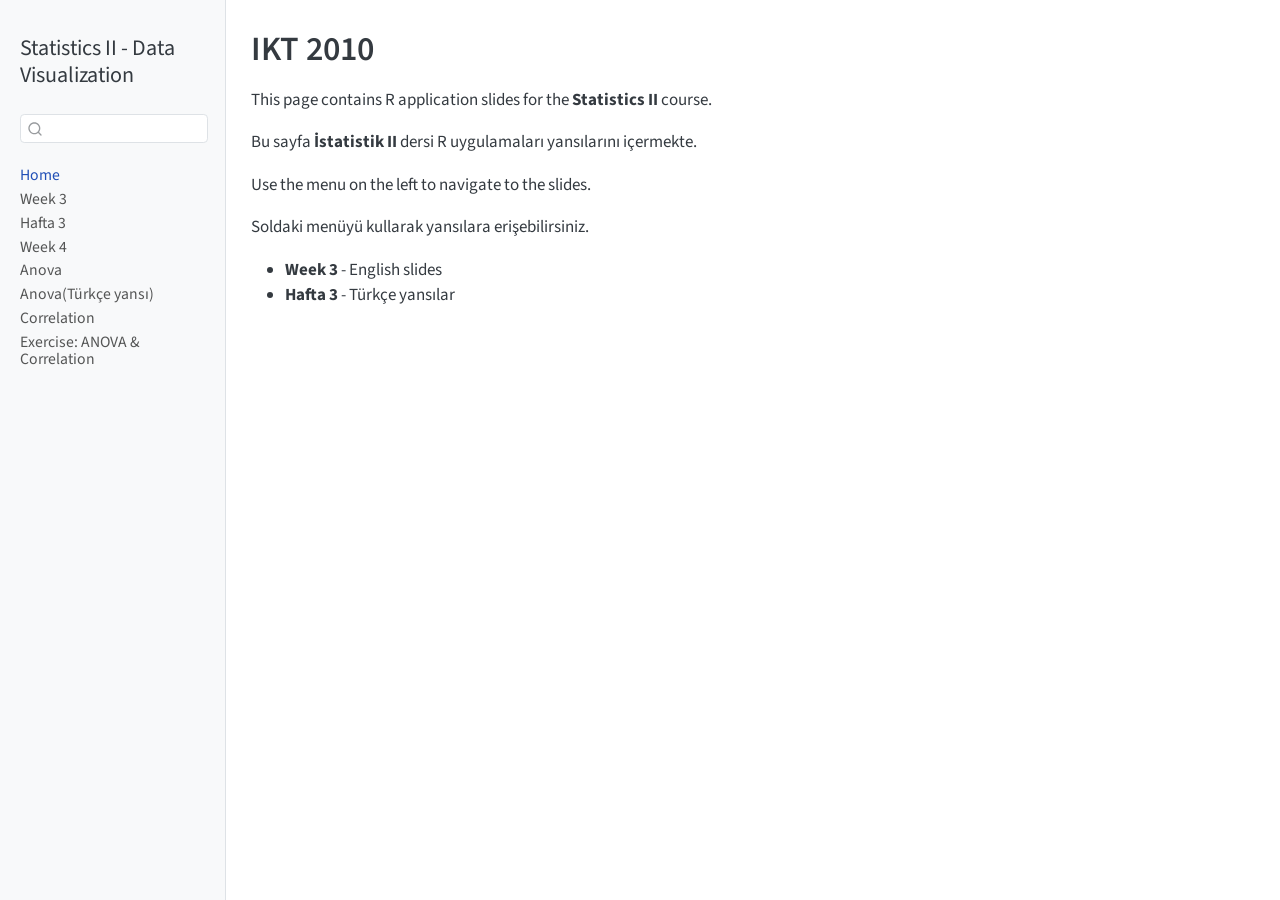
<file: docs/index.html>
<!DOCTYPE html>
<html xmlns="http://www.w3.org/1999/xhtml" lang="en" xml:lang="en"><head>

<meta charset="utf-8">
<meta name="generator" content="quarto-1.9.37">

<meta name="viewport" content="width=device-width, initial-scale=1.0, user-scalable=yes">


<title>IKT 2010 – Statistics II - Data Visualization</title>
<style>
/* Default styles provided by pandoc.
** See https://pandoc.org/MANUAL.html#variables-for-html for config info.
*/
code{white-space: pre-wrap;}
span.smallcaps{font-variant: small-caps;}
div.columns{display: flex; gap: min(4vw, 1.5em);}
div.column{flex: auto; overflow-x: auto;}
div.hanging-indent{margin-left: 1.5em; text-indent: -1.5em;}
ul.task-list{list-style: none;}
ul.task-list li input[type="checkbox"] {
  width: 0.8em;
  margin: 0 0.8em 0.2em -1em; /* quarto-specific, see https://github.com/quarto-dev/quarto-cli/issues/4556 */ 
  vertical-align: middle;
}
</style>


<script src="site_libs/quarto-nav/quarto-nav.js"></script>
<script src="site_libs/quarto-nav/headroom.min.js"></script>
<script src="site_libs/clipboard/clipboard.min.js"></script>
<script src="site_libs/quarto-search/autocomplete.umd.js"></script>
<script src="site_libs/quarto-search/fuse.min.js"></script>
<script src="site_libs/quarto-search/quarto-search.js"></script>
<meta name="quarto:offset" content="./">
<script src="site_libs/quarto-html/quarto.js" type="module"></script>
<script src="site_libs/quarto-html/tabsets/tabsets.js" type="module"></script>
<script src="site_libs/quarto-html/popper.min.js"></script>
<script src="site_libs/quarto-html/tippy.umd.min.js"></script>
<script src="site_libs/quarto-html/anchor.min.js"></script>
<link href="site_libs/quarto-html/tippy.css" rel="stylesheet">
<link href="site_libs/quarto-html/quarto-syntax-highlighting-7f8f88aac4f3542376d5c11b86a4c14d.css" rel="stylesheet" id="quarto-text-highlighting-styles">
<script src="site_libs/bootstrap/bootstrap.min.js"></script>
<link href="site_libs/bootstrap/bootstrap-icons.css" rel="stylesheet">
<link href="site_libs/bootstrap/bootstrap-787e033c7b6f65c9dfccb6078e5d2d34.min.css" rel="stylesheet" append-hash="true" id="quarto-bootstrap" data-mode="light">
<script id="quarto-search-options" type="application/json">{
  "location": "sidebar",
  "copy-button": false,
  "collapse-after": 3,
  "panel-placement": "start",
  "type": "textbox",
  "limit": 50,
  "keyboard-shortcut": [
    "f",
    "/",
    "s"
  ],
  "show-item-context": false,
  "language": {
    "search-no-results-text": "No results",
    "search-matching-documents-text": "matching documents",
    "search-copy-link-title": "Copy link to search",
    "search-hide-matches-text": "Hide additional matches",
    "search-more-match-text": "more match in this document",
    "search-more-matches-text": "more matches in this document",
    "search-clear-button-title": "Clear",
    "search-text-placeholder": "",
    "search-detached-cancel-button-title": "Cancel",
    "search-submit-button-title": "Submit",
    "search-label": "Search"
  }
}</script>


</head>

<body class="nav-sidebar docked quarto-light">

<div id="quarto-search-results"></div>
  <header id="quarto-header" class="headroom fixed-top">
  <nav class="quarto-secondary-nav">
    <div class="container-fluid d-flex">
      <button type="button" class="quarto-btn-toggle btn" data-bs-toggle="collapse" role="button" data-bs-target=".quarto-sidebar-collapse-item" aria-controls="quarto-sidebar" aria-expanded="false" aria-label="Toggle sidebar navigation" onclick="if (window.quartoToggleHeadroom) { window.quartoToggleHeadroom(); }">
        <i class="bi bi-layout-text-sidebar-reverse"></i>
      </button>
        <nav class="quarto-page-breadcrumbs" aria-label="breadcrumb"><ol class="breadcrumb"><li class="breadcrumb-item"><a href="./index.html">Home</a></li></ol></nav>
        <a class="flex-grow-1" role="navigation" data-bs-toggle="collapse" data-bs-target=".quarto-sidebar-collapse-item" aria-controls="quarto-sidebar" aria-expanded="false" aria-label="Toggle sidebar navigation" onclick="if (window.quartoToggleHeadroom) { window.quartoToggleHeadroom(); }">      
        </a>
      <button type="button" class="btn quarto-search-button" aria-label="Search" onclick="window.quartoOpenSearch();">
        <i class="bi bi-search"></i>
      </button>
    </div>
  </nav>
</header>
<!-- content -->
<div id="quarto-content" class="quarto-container page-columns page-rows-contents page-layout-article">
<!-- sidebar -->
  <nav id="quarto-sidebar" class="sidebar collapse collapse-horizontal quarto-sidebar-collapse-item sidebar-navigation docked overflow-auto">
    <div class="pt-lg-2 mt-2 text-left sidebar-header">
    <div class="sidebar-title mb-0 py-0">
      <a href="./">Statistics II - Data Visualization</a> 
    </div>
      </div>
        <div class="mt-2 flex-shrink-0 align-items-center">
        <div class="sidebar-search">
        <div id="quarto-search" class="" title="Search"></div>
        </div>
        </div>
    <div class="sidebar-menu-container"> 
    <ul class="list-unstyled mt-1">
        <li class="sidebar-item">
  <div class="sidebar-item-container"> 
  <a href="./index.html" class="sidebar-item-text sidebar-link active">
 <span class="menu-text">Home</span></a>
  </div>
</li>
        <li class="sidebar-item">
  <div class="sidebar-item-container"> 
  <a href="./slides.html" class="sidebar-item-text sidebar-link">
 <span class="menu-text">Week 3</span></a>
  </div>
</li>
        <li class="sidebar-item">
  <div class="sidebar-item-container"> 
  <a href="./slides_tr.html" class="sidebar-item-text sidebar-link">
 <span class="menu-text">Hafta 3</span></a>
  </div>
</li>
        <li class="sidebar-item">
  <div class="sidebar-item-container"> 
  <a href="./slides_week4.html" class="sidebar-item-text sidebar-link">
 <span class="menu-text">Week 4</span></a>
  </div>
</li>
        <li class="sidebar-item">
  <div class="sidebar-item-container"> 
  <a href="./slides_week8.html" class="sidebar-item-text sidebar-link">
 <span class="menu-text">Anova</span></a>
  </div>
</li>
        <li class="sidebar-item">
  <div class="sidebar-item-container"> 
  <a href="./slides_week8_tr.html" class="sidebar-item-text sidebar-link">
 <span class="menu-text">Anova(Türkçe yansı)</span></a>
  </div>
</li>
        <li class="sidebar-item">
  <div class="sidebar-item-container"> 
  <a href="./slides_week9.html" class="sidebar-item-text sidebar-link">
 <span class="menu-text">Correlation</span></a>
  </div>
</li>
        <li class="sidebar-item">
  <div class="sidebar-item-container"> 
  <a href="./exercises_anova_correlation.html" class="sidebar-item-text sidebar-link">
 <span class="menu-text">Exercise: ANOVA &amp; Correlation</span></a>
  </div>
</li>
    </ul>
    </div>
</nav>
<div id="quarto-sidebar-glass" class="quarto-sidebar-collapse-item" data-bs-toggle="collapse" data-bs-target=".quarto-sidebar-collapse-item"></div>
<!-- margin-sidebar -->
    <div id="quarto-margin-sidebar" class="sidebar margin-sidebar zindex-bottom">
        
    </div>
<!-- main -->
<main class="content" id="quarto-document-content">

<header id="title-block-header" class="quarto-title-block default">
<div class="quarto-title">
<h1 class="title">IKT 2010</h1>
</div>



<div class="quarto-title-meta">

    
  
    
  </div>
  


</header>


<p>This page contains R application slides for the <strong>Statistics II</strong> course.</p>
<p>Bu sayfa <strong>İstatistik II</strong> dersi R uygulamaları yansılarını içermekte.</p>
<p>Use the menu on the left to navigate to the slides.</p>
<p>Soldaki menüyü kullarak yansılara erişebilirsiniz.</p>
<ul>
<li><strong>Week 3</strong> - English slides</li>
<li><strong>Hafta 3</strong> - Türkçe yansılar</li>
</ul>



</main> <!-- /main -->
<script id="quarto-html-after-body" type="application/javascript">
  window.document.addEventListener("DOMContentLoaded", function (event) {
    const icon = "";
    const anchorJS = new window.AnchorJS();
    anchorJS.options = {
      placement: 'right',
      icon: icon
    };
    anchorJS.add('.anchored');
    const isCodeAnnotation = (el) => {
      for (const clz of el.classList) {
        if (clz.startsWith('code-annotation-')) {                     
          return true;
        }
      }
      return false;
    }
    const onCopySuccess = function(e) {
      // button target
      const button = e.trigger;
      // don't keep focus
      button.blur();
      // flash "checked"
      button.classList.add('code-copy-button-checked');
      var currentTitle = button.getAttribute("title");
      button.setAttribute("title", "Copied!");
      let tooltip;
      if (window.bootstrap) {
        button.setAttribute("data-bs-toggle", "tooltip");
        button.setAttribute("data-bs-placement", "left");
        button.setAttribute("data-bs-title", "Copied!");
        tooltip = new bootstrap.Tooltip(button, 
          { trigger: "manual", 
            customClass: "code-copy-button-tooltip",
            offset: [0, -8]});
        tooltip.show();    
      }
      setTimeout(function() {
        if (tooltip) {
          tooltip.hide();
          button.removeAttribute("data-bs-title");
          button.removeAttribute("data-bs-toggle");
          button.removeAttribute("data-bs-placement");
        }
        button.setAttribute("title", currentTitle);
        button.classList.remove('code-copy-button-checked');
      }, 1000);
      // clear code selection
      e.clearSelection();
    }
    const getTextToCopy = function(trigger) {
      const outerScaffold = trigger.parentElement.cloneNode(true);
      const codeEl = outerScaffold.querySelector('code');
      for (const childEl of codeEl.children) {
        if (isCodeAnnotation(childEl)) {
          childEl.remove();
        }
      }
      return codeEl.innerText;
    }
    const clipboard = new window.ClipboardJS('.code-copy-button:not([data-in-quarto-modal])', {
      text: getTextToCopy
    });
    clipboard.on('success', onCopySuccess);
    if (window.document.getElementById('quarto-embedded-source-code-modal')) {
      const clipboardModal = new window.ClipboardJS('.code-copy-button[data-in-quarto-modal]', {
        text: getTextToCopy,
        container: window.document.getElementById('quarto-embedded-source-code-modal')
      });
      clipboardModal.on('success', onCopySuccess);
    }
      var localhostRegex = new RegExp(/^(?:http|https):\/\/localhost\:?[0-9]*\//);
      var mailtoRegex = new RegExp(/^mailto:/);
        var filterRegex = new RegExp('/' + window.location.host + '/');
      var isInternal = (href) => {
          return filterRegex.test(href) || localhostRegex.test(href) || mailtoRegex.test(href);
      }
      // Inspect non-navigation links and adorn them if external
     var links = window.document.querySelectorAll('a[href]:not(.nav-link):not(.navbar-brand):not(.toc-action):not(.sidebar-link):not(.sidebar-item-toggle):not(.pagination-link):not(.no-external):not([aria-hidden]):not(.dropdown-item):not(.quarto-navigation-tool):not(.about-link)');
      for (var i=0; i<links.length; i++) {
        const link = links[i];
        if (!isInternal(link.href)) {
          // undo the damage that might have been done by quarto-nav.js in the case of
          // links that we want to consider external
          if (link.dataset.originalHref !== undefined) {
            link.href = link.dataset.originalHref;
          }
        }
      }
    function tippyHover(el, contentFn, onTriggerFn, onUntriggerFn) {
      const config = {
        allowHTML: true,
        maxWidth: 500,
        delay: 100,
        arrow: false,
        appendTo: function(el) {
            return el.parentElement;
        },
        interactive: true,
        interactiveBorder: 10,
        theme: 'quarto',
        placement: 'bottom-start',
      };
      if (contentFn) {
        config.content = contentFn;
      }
      if (onTriggerFn) {
        config.onTrigger = onTriggerFn;
      }
      if (onUntriggerFn) {
        config.onUntrigger = onUntriggerFn;
      }
      window.tippy(el, config); 
    }
    const noterefs = window.document.querySelectorAll('a[role="doc-noteref"]');
    for (var i=0; i<noterefs.length; i++) {
      const ref = noterefs[i];
      tippyHover(ref, function() {
        // use id or data attribute instead here
        let href = ref.getAttribute('data-footnote-href') || ref.getAttribute('href');
        try { href = new URL(href).hash; } catch {}
        const id = href.replace(/^#\/?/, "");
        const note = window.document.getElementById(id);
        if (note) {
          return note.innerHTML;
        } else {
          return "";
        }
      });
    }
    const xrefs = window.document.querySelectorAll('a.quarto-xref');
    const processXRef = (id, note) => {
      // Strip column container classes
      const stripColumnClz = (el) => {
        el.classList.remove("page-full", "page-columns");
        if (el.children) {
          for (const child of el.children) {
            stripColumnClz(child);
          }
        }
      }
      stripColumnClz(note)
      if (id === null || id.startsWith('sec-')) {
        // Special case sections, only their first couple elements
        const container = document.createElement("div");
        if (note.children && note.children.length > 2) {
          container.appendChild(note.children[0].cloneNode(true));
          for (let i = 1; i < note.children.length; i++) {
            const child = note.children[i];
            if (child.tagName === "P" && child.innerText === "") {
              continue;
            } else {
              container.appendChild(child.cloneNode(true));
              break;
            }
          }
          if (window.Quarto?.typesetMath) {
            window.Quarto.typesetMath(container);
          }
          return container.innerHTML
        } else {
          if (window.Quarto?.typesetMath) {
            window.Quarto.typesetMath(note);
          }
          return note.innerHTML;
        }
      } else {
        // Remove any anchor links if they are present
        const anchorLink = note.querySelector('a.anchorjs-link');
        if (anchorLink) {
          anchorLink.remove();
        }
        if (window.Quarto?.typesetMath) {
          window.Quarto.typesetMath(note);
        }
        if (note.classList.contains("callout")) {
          return note.outerHTML;
        } else {
          return note.innerHTML;
        }
      }
    }
    for (var i=0; i<xrefs.length; i++) {
      const xref = xrefs[i];
      tippyHover(xref, undefined, function(instance) {
        instance.disable();
        let url = xref.getAttribute('href');
        let hash = undefined; 
        if (url.startsWith('#')) {
          hash = url;
        } else {
          try { hash = new URL(url).hash; } catch {}
        }
        if (hash) {
          const id = hash.replace(/^#\/?/, "");
          const note = window.document.getElementById(id);
          if (note !== null) {
            try {
              const html = processXRef(id, note.cloneNode(true));
              instance.setContent(html);
            } finally {
              instance.enable();
              instance.show();
            }
          } else {
            // See if we can fetch this
            fetch(url.split('#')[0])
            .then(res => res.text())
            .then(html => {
              const parser = new DOMParser();
              const htmlDoc = parser.parseFromString(html, "text/html");
              const note = htmlDoc.getElementById(id);
              if (note !== null) {
                const html = processXRef(id, note);
                instance.setContent(html);
              } 
            }).finally(() => {
              instance.enable();
              instance.show();
            });
          }
        } else {
          // See if we can fetch a full url (with no hash to target)
          // This is a special case and we should probably do some content thinning / targeting
          fetch(url)
          .then(res => res.text())
          .then(html => {
            const parser = new DOMParser();
            const htmlDoc = parser.parseFromString(html, "text/html");
            const note = htmlDoc.querySelector('main.content');
            if (note !== null) {
              // This should only happen for chapter cross references
              // (since there is no id in the URL)
              // remove the first header
              if (note.children.length > 0 && note.children[0].tagName === "HEADER") {
                note.children[0].remove();
              }
              const html = processXRef(null, note);
              instance.setContent(html);
            } 
          }).finally(() => {
            instance.enable();
            instance.show();
          });
        }
      }, function(instance) {
      });
    }
        let selectedAnnoteEl;
        const selectorForAnnotation = ( cell, annotation) => {
          let cellAttr = 'data-code-cell="' + cell + '"';
          let lineAttr = 'data-code-annotation="' +  annotation + '"';
          const selector = 'span[' + cellAttr + '][' + lineAttr + ']';
          return selector;
        }
        const selectCodeLines = (annoteEl) => {
          const doc = window.document;
          const targetCell = annoteEl.getAttribute("data-target-cell");
          const targetAnnotation = annoteEl.getAttribute("data-target-annotation");
          const annoteSpan = window.document.querySelector(selectorForAnnotation(targetCell, targetAnnotation));
          const lines = annoteSpan.getAttribute("data-code-lines").split(",");
          const lineIds = lines.map((line) => {
            return targetCell + "-" + line;
          })
          let top = null;
          let height = null;
          let parent = null;
          if (lineIds.length > 0) {
              //compute the position of the single el (top and bottom and make a div)
              const el = window.document.getElementById(lineIds[0]);
              top = el.offsetTop;
              height = el.offsetHeight;
              parent = el.parentElement.parentElement;
            if (lineIds.length > 1) {
              const lastEl = window.document.getElementById(lineIds[lineIds.length - 1]);
              const bottom = lastEl.offsetTop + lastEl.offsetHeight;
              height = bottom - top;
            }
            if (top !== null && height !== null && parent !== null) {
              // cook up a div (if necessary) and position it 
              let div = window.document.getElementById("code-annotation-line-highlight");
              if (div === null) {
                div = window.document.createElement("div");
                div.setAttribute("id", "code-annotation-line-highlight");
                div.style.position = 'absolute';
                parent.appendChild(div);
              }
              div.style.top = top - 2 + "px";
              div.style.height = height + 4 + "px";
              div.style.left = 0;
              let gutterDiv = window.document.getElementById("code-annotation-line-highlight-gutter");
              if (gutterDiv === null) {
                gutterDiv = window.document.createElement("div");
                gutterDiv.setAttribute("id", "code-annotation-line-highlight-gutter");
                gutterDiv.style.position = 'absolute';
                const codeCell = window.document.getElementById(targetCell);
                const gutter = codeCell.querySelector('.code-annotation-gutter');
                gutter.appendChild(gutterDiv);
              }
              gutterDiv.style.top = top - 2 + "px";
              gutterDiv.style.height = height + 4 + "px";
            }
            selectedAnnoteEl = annoteEl;
          }
        };
        const unselectCodeLines = () => {
          const elementsIds = ["code-annotation-line-highlight", "code-annotation-line-highlight-gutter"];
          elementsIds.forEach((elId) => {
            const div = window.document.getElementById(elId);
            if (div) {
              div.remove();
            }
          });
          selectedAnnoteEl = undefined;
        };
          // Handle positioning of the toggle
      window.addEventListener(
        "resize",
        throttle(() => {
          elRect = undefined;
          if (selectedAnnoteEl) {
            selectCodeLines(selectedAnnoteEl);
          }
        }, 10)
      );
      function throttle(fn, ms) {
      let throttle = false;
      let timer;
        return (...args) => {
          if(!throttle) { // first call gets through
              fn.apply(this, args);
              throttle = true;
          } else { // all the others get throttled
              if(timer) clearTimeout(timer); // cancel #2
              timer = setTimeout(() => {
                fn.apply(this, args);
                timer = throttle = false;
              }, ms);
          }
        };
      }
        // Attach click handler to the DT
        const annoteDls = window.document.querySelectorAll('dt[data-target-cell]');
        for (const annoteDlNode of annoteDls) {
          annoteDlNode.addEventListener('click', (event) => {
            const clickedEl = event.target;
            if (clickedEl !== selectedAnnoteEl) {
              unselectCodeLines();
              const activeEl = window.document.querySelector('dt[data-target-cell].code-annotation-active');
              if (activeEl) {
                activeEl.classList.remove('code-annotation-active');
              }
              selectCodeLines(clickedEl);
              clickedEl.classList.add('code-annotation-active');
            } else {
              // Unselect the line
              unselectCodeLines();
              clickedEl.classList.remove('code-annotation-active');
            }
          });
        }
    const findCites = (el) => {
      const parentEl = el.parentElement;
      if (parentEl) {
        const cites = parentEl.dataset.cites;
        if (cites) {
          return {
            el,
            cites: cites.split(' ')
          };
        } else {
          return findCites(el.parentElement)
        }
      } else {
        return undefined;
      }
    };
    var bibliorefs = window.document.querySelectorAll('a[role="doc-biblioref"]');
    for (var i=0; i<bibliorefs.length; i++) {
      const ref = bibliorefs[i];
      const citeInfo = findCites(ref);
      if (citeInfo) {
        tippyHover(citeInfo.el, function() {
          var popup = window.document.createElement('div');
          citeInfo.cites.forEach(function(cite) {
            var citeDiv = window.document.createElement('div');
            citeDiv.classList.add('hanging-indent');
            citeDiv.classList.add('csl-entry');
            var biblioDiv = window.document.getElementById('ref-' + cite);
            if (biblioDiv) {
              citeDiv.innerHTML = biblioDiv.innerHTML;
            }
            popup.appendChild(citeDiv);
          });
          return popup.innerHTML;
        });
      }
    }
  });
  </script>
</div> <!-- /content -->




</body></html>
</file>
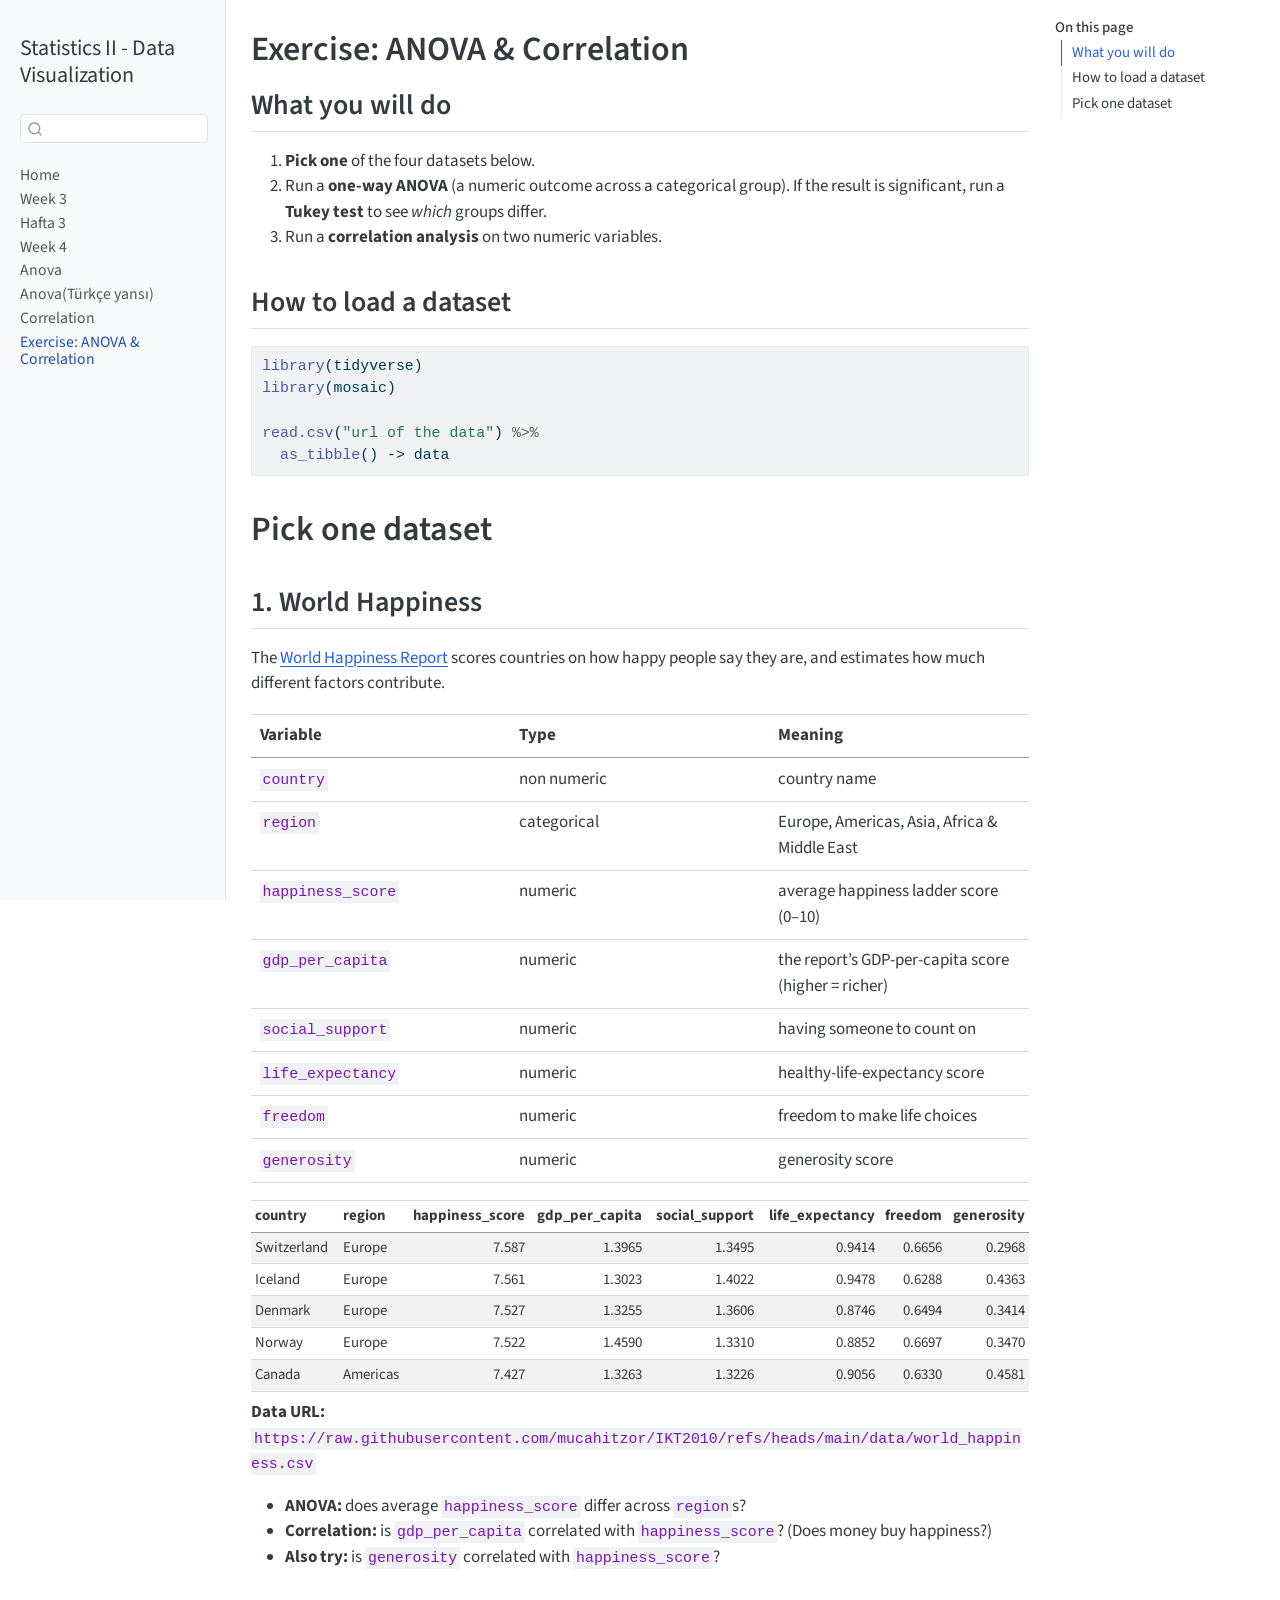
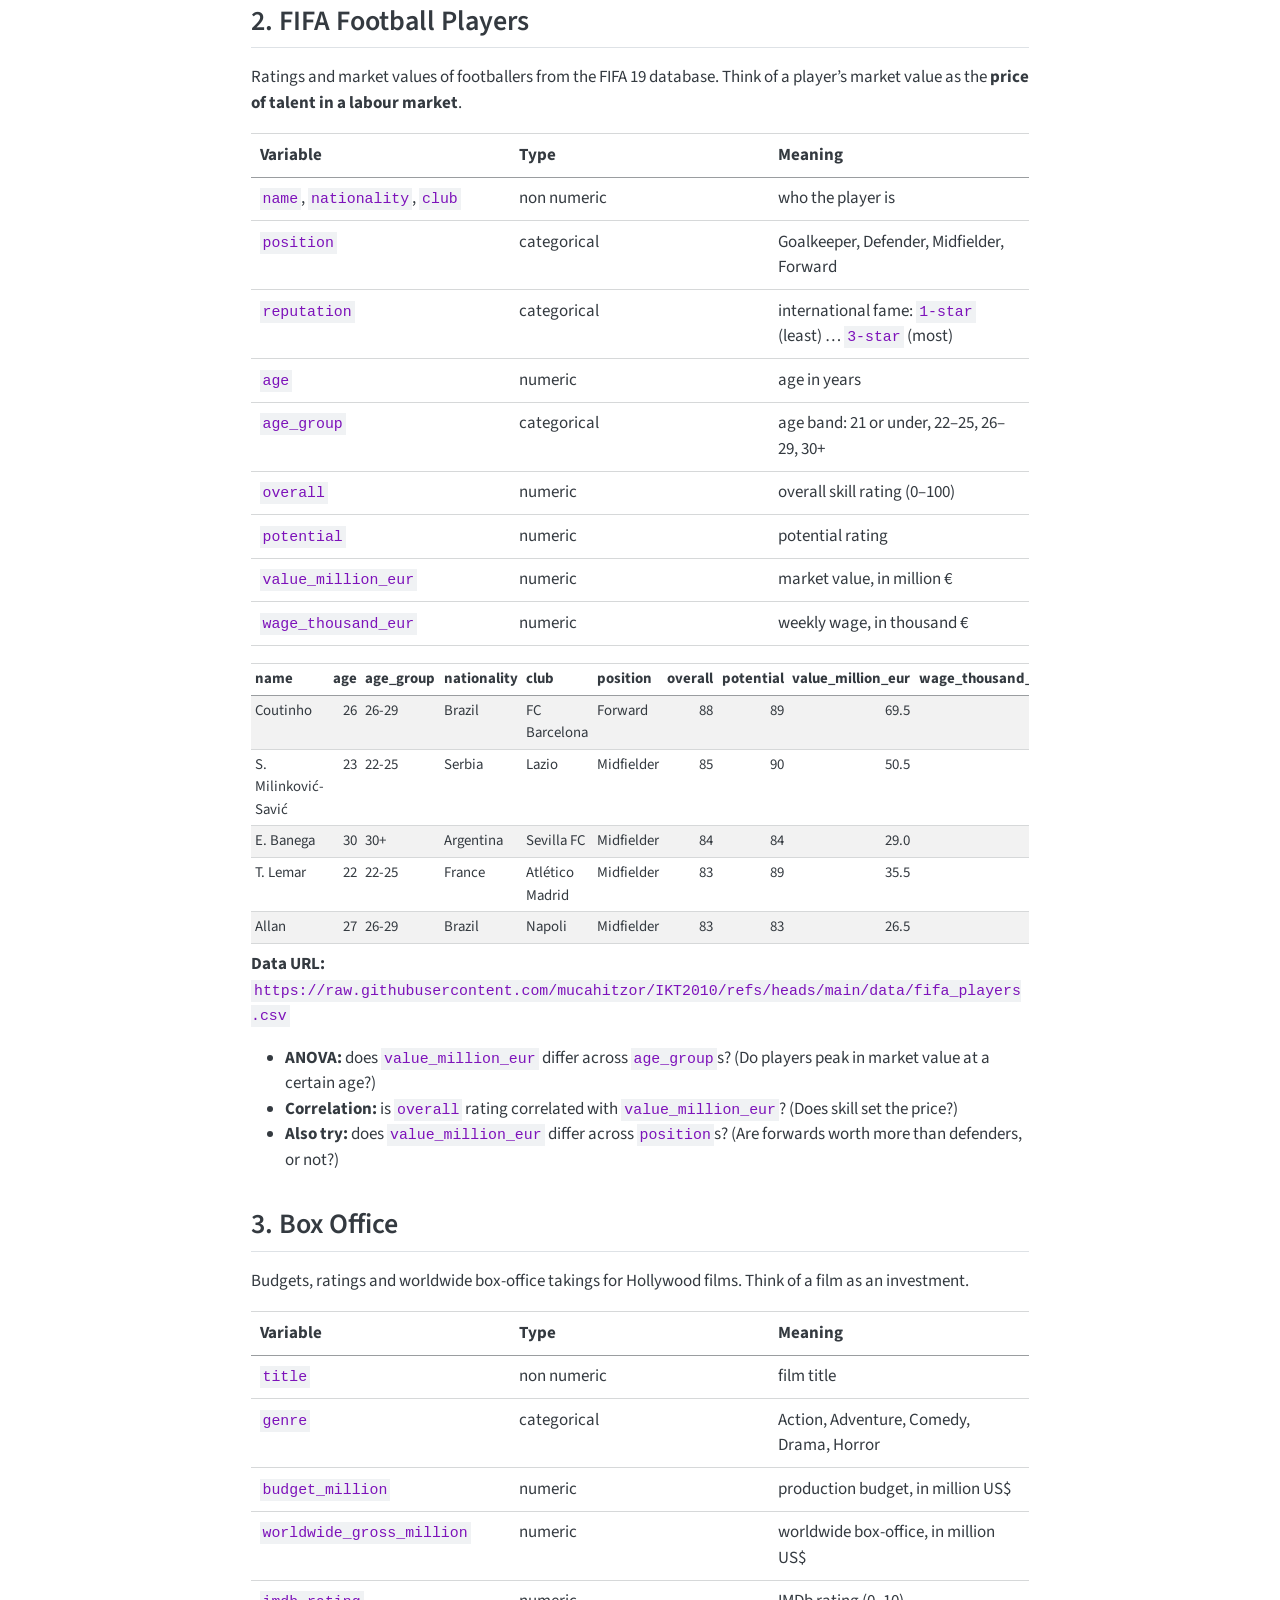
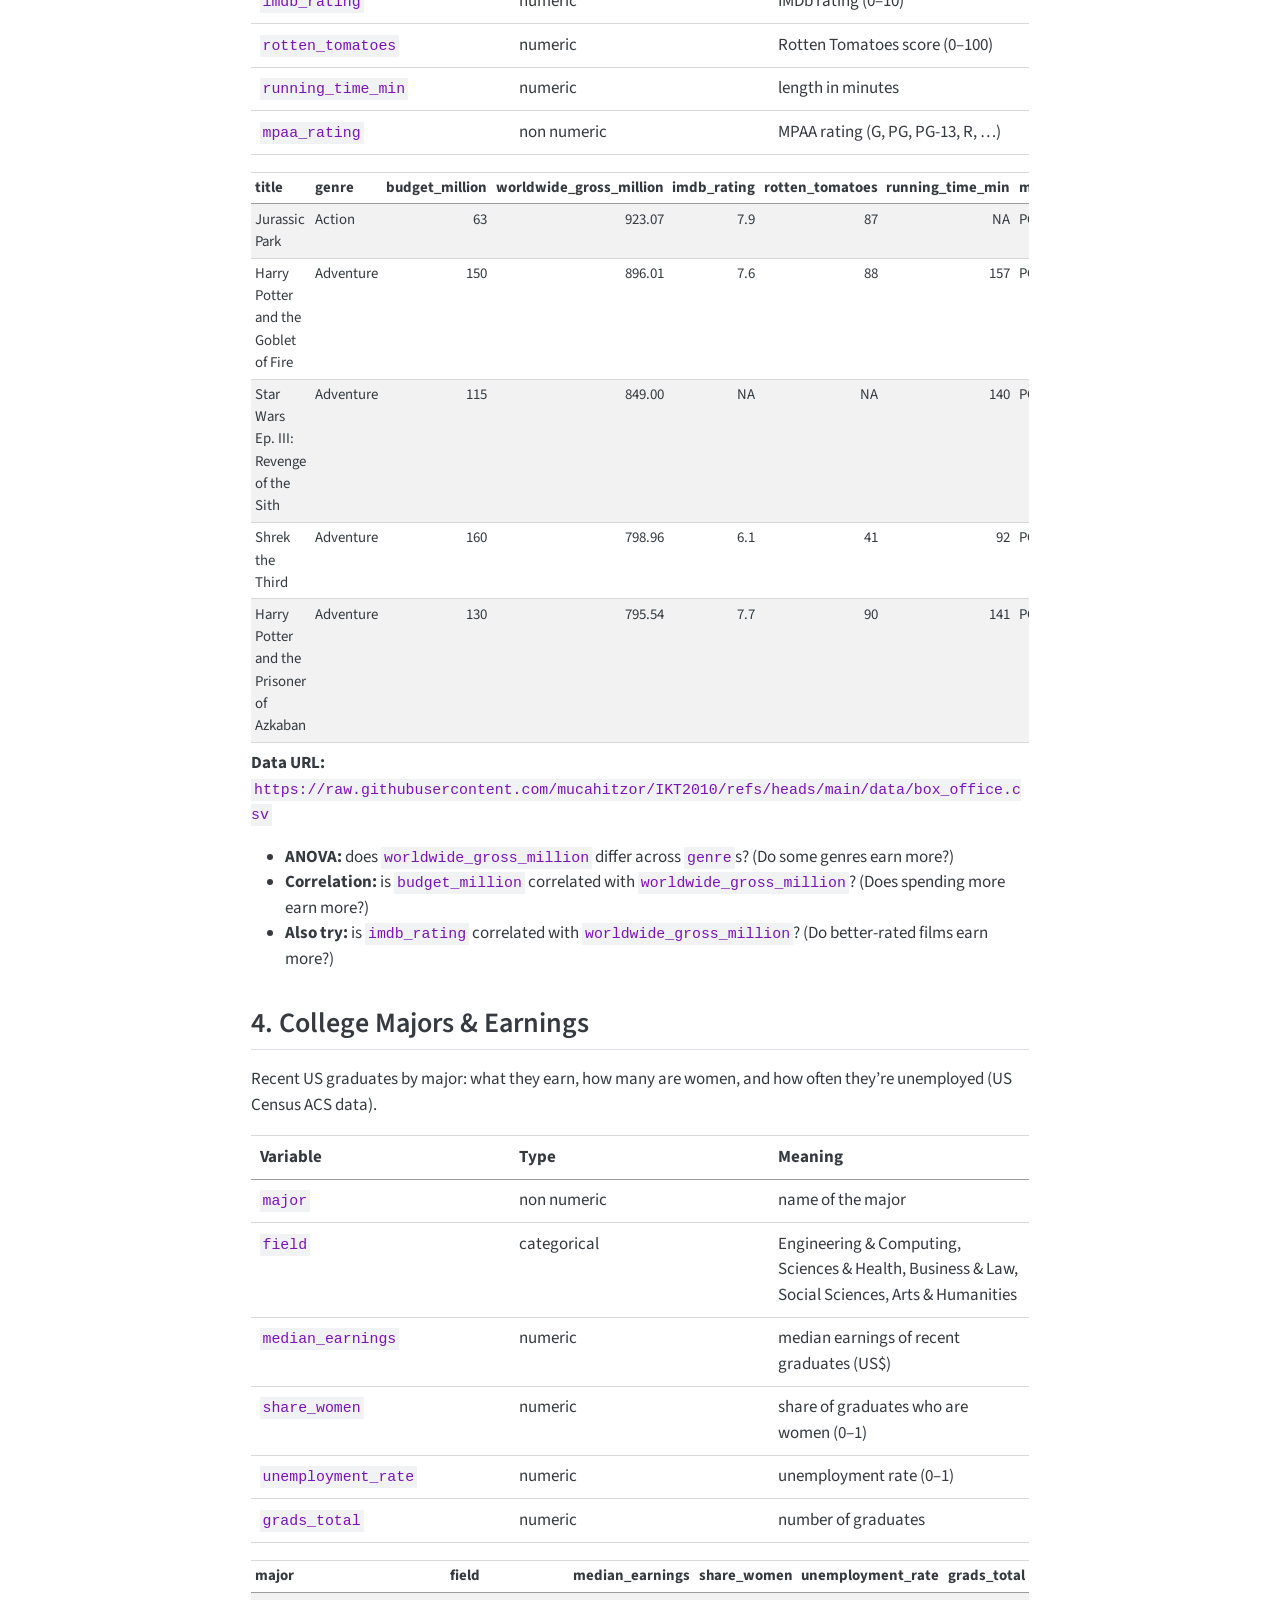
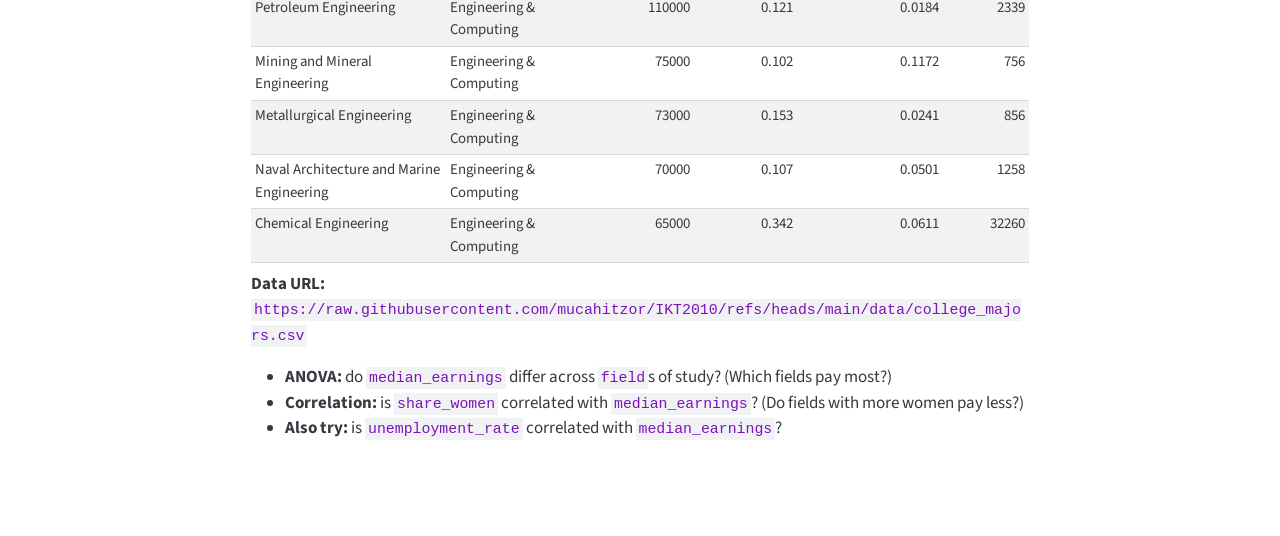
<file: docs/exercises_anova_correlation.html>
<!DOCTYPE html>
<html xmlns="http://www.w3.org/1999/xhtml" lang="en" xml:lang="en"><head>

<meta charset="utf-8">
<meta name="generator" content="quarto-1.9.37">

<meta name="viewport" content="width=device-width, initial-scale=1.0, user-scalable=yes">


<title>Exercise: ANOVA &amp; Correlation – Statistics II - Data Visualization</title>
<style>
/* Default styles provided by pandoc.
** See https://pandoc.org/MANUAL.html#variables-for-html for config info.
*/
code{white-space: pre-wrap;}
span.smallcaps{font-variant: small-caps;}
div.columns{display: flex; gap: min(4vw, 1.5em);}
div.column{flex: auto; overflow-x: auto;}
div.hanging-indent{margin-left: 1.5em; text-indent: -1.5em;}
ul.task-list{list-style: none;}
ul.task-list li input[type="checkbox"] {
  width: 0.8em;
  margin: 0 0.8em 0.2em -1em; /* quarto-specific, see https://github.com/quarto-dev/quarto-cli/issues/4556 */ 
  vertical-align: middle;
}
/* CSS for syntax highlighting */
html { -webkit-text-size-adjust: 100%; }
pre > code.sourceCode { white-space: pre; position: relative; }
pre > code.sourceCode > span { display: inline-block; line-height: 1.25; }
pre > code.sourceCode > span:empty { height: 1.2em; }
.sourceCode { overflow: visible; }
code.sourceCode > span { color: inherit; text-decoration: inherit; }
div.sourceCode { margin: 1em 0; }
pre.sourceCode { margin: 0; }
@media screen {
div.sourceCode { overflow: auto; }
}
@media print {
pre > code.sourceCode { white-space: pre-wrap; }
pre > code.sourceCode > span { text-indent: -5em; padding-left: 5em; }
}
pre.numberSource code
  { counter-reset: source-line 0; }
pre.numberSource code > span
  { position: relative; left: -4em; counter-increment: source-line; }
pre.numberSource code > span > a:first-child::before
  { content: counter(source-line);
    position: relative; left: -1em; text-align: right; vertical-align: baseline;
    border: none; display: inline-block;
    -webkit-touch-callout: none; -webkit-user-select: none;
    -khtml-user-select: none; -moz-user-select: none;
    -ms-user-select: none; user-select: none;
    padding: 0 4px; width: 4em;
  }
pre.numberSource { margin-left: 3em;  padding-left: 4px; }
div.sourceCode
  {   }
@media screen {
pre > code.sourceCode > span > a:first-child::before { text-decoration: underline; }
}
</style>


<script src="site_libs/quarto-nav/quarto-nav.js"></script>
<script src="site_libs/quarto-nav/headroom.min.js"></script>
<script src="site_libs/clipboard/clipboard.min.js"></script>
<script src="site_libs/quarto-search/autocomplete.umd.js"></script>
<script src="site_libs/quarto-search/fuse.min.js"></script>
<script src="site_libs/quarto-search/quarto-search.js"></script>
<meta name="quarto:offset" content="./">
<script src="site_libs/quarto-html/quarto.js" type="module"></script>
<script src="site_libs/quarto-html/tabsets/tabsets.js" type="module"></script>
<script src="site_libs/quarto-html/popper.min.js"></script>
<script src="site_libs/quarto-html/tippy.umd.min.js"></script>
<script src="site_libs/quarto-html/anchor.min.js"></script>
<link href="site_libs/quarto-html/tippy.css" rel="stylesheet">
<link href="site_libs/quarto-html/quarto-syntax-highlighting-7f8f88aac4f3542376d5c11b86a4c14d.css" rel="stylesheet" id="quarto-text-highlighting-styles">
<script src="site_libs/bootstrap/bootstrap.min.js"></script>
<link href="site_libs/bootstrap/bootstrap-icons.css" rel="stylesheet">
<link href="site_libs/bootstrap/bootstrap-787e033c7b6f65c9dfccb6078e5d2d34.min.css" rel="stylesheet" append-hash="true" id="quarto-bootstrap" data-mode="light">
<script id="quarto-search-options" type="application/json">{
  "location": "sidebar",
  "copy-button": false,
  "collapse-after": 3,
  "panel-placement": "start",
  "type": "textbox",
  "limit": 50,
  "keyboard-shortcut": [
    "f",
    "/",
    "s"
  ],
  "show-item-context": false,
  "language": {
    "search-no-results-text": "No results",
    "search-matching-documents-text": "matching documents",
    "search-copy-link-title": "Copy link to search",
    "search-hide-matches-text": "Hide additional matches",
    "search-more-match-text": "more match in this document",
    "search-more-matches-text": "more matches in this document",
    "search-clear-button-title": "Clear",
    "search-text-placeholder": "",
    "search-detached-cancel-button-title": "Cancel",
    "search-submit-button-title": "Submit",
    "search-label": "Search"
  }
}</script>


</head>

<body class="nav-sidebar docked quarto-light">

<div id="quarto-search-results"></div>
  <header id="quarto-header" class="headroom fixed-top">
  <nav class="quarto-secondary-nav">
    <div class="container-fluid d-flex">
      <button type="button" class="quarto-btn-toggle btn" data-bs-toggle="collapse" role="button" data-bs-target=".quarto-sidebar-collapse-item" aria-controls="quarto-sidebar" aria-expanded="false" aria-label="Toggle sidebar navigation" onclick="if (window.quartoToggleHeadroom) { window.quartoToggleHeadroom(); }">
        <i class="bi bi-layout-text-sidebar-reverse"></i>
      </button>
        <nav class="quarto-page-breadcrumbs" aria-label="breadcrumb"><ol class="breadcrumb"><li class="breadcrumb-item"><a href="./exercises_anova_correlation.html">Exercise: ANOVA &amp; Correlation</a></li></ol></nav>
        <a class="flex-grow-1" role="navigation" data-bs-toggle="collapse" data-bs-target=".quarto-sidebar-collapse-item" aria-controls="quarto-sidebar" aria-expanded="false" aria-label="Toggle sidebar navigation" onclick="if (window.quartoToggleHeadroom) { window.quartoToggleHeadroom(); }">      
        </a>
      <button type="button" class="btn quarto-search-button" aria-label="Search" onclick="window.quartoOpenSearch();">
        <i class="bi bi-search"></i>
      </button>
    </div>
  </nav>
</header>
<!-- content -->
<div id="quarto-content" class="quarto-container page-columns page-rows-contents page-layout-article">
<!-- sidebar -->
  <nav id="quarto-sidebar" class="sidebar collapse collapse-horizontal quarto-sidebar-collapse-item sidebar-navigation docked overflow-auto">
    <div class="pt-lg-2 mt-2 text-left sidebar-header">
    <div class="sidebar-title mb-0 py-0">
      <a href="./">Statistics II - Data Visualization</a> 
    </div>
      </div>
        <div class="mt-2 flex-shrink-0 align-items-center">
        <div class="sidebar-search">
        <div id="quarto-search" class="" title="Search"></div>
        </div>
        </div>
    <div class="sidebar-menu-container"> 
    <ul class="list-unstyled mt-1">
        <li class="sidebar-item">
  <div class="sidebar-item-container"> 
  <a href="./index.html" class="sidebar-item-text sidebar-link">
 <span class="menu-text">Home</span></a>
  </div>
</li>
        <li class="sidebar-item">
  <div class="sidebar-item-container"> 
  <a href="./slides.html" class="sidebar-item-text sidebar-link">
 <span class="menu-text">Week 3</span></a>
  </div>
</li>
        <li class="sidebar-item">
  <div class="sidebar-item-container"> 
  <a href="./slides_tr.html" class="sidebar-item-text sidebar-link">
 <span class="menu-text">Hafta 3</span></a>
  </div>
</li>
        <li class="sidebar-item">
  <div class="sidebar-item-container"> 
  <a href="./slides_week4.html" class="sidebar-item-text sidebar-link">
 <span class="menu-text">Week 4</span></a>
  </div>
</li>
        <li class="sidebar-item">
  <div class="sidebar-item-container"> 
  <a href="./slides_week8.html" class="sidebar-item-text sidebar-link">
 <span class="menu-text">Anova</span></a>
  </div>
</li>
        <li class="sidebar-item">
  <div class="sidebar-item-container"> 
  <a href="./slides_week8_tr.html" class="sidebar-item-text sidebar-link">
 <span class="menu-text">Anova(Türkçe yansı)</span></a>
  </div>
</li>
        <li class="sidebar-item">
  <div class="sidebar-item-container"> 
  <a href="./slides_week9.html" class="sidebar-item-text sidebar-link">
 <span class="menu-text">Correlation</span></a>
  </div>
</li>
        <li class="sidebar-item">
  <div class="sidebar-item-container"> 
  <a href="./exercises_anova_correlation.html" class="sidebar-item-text sidebar-link active">
 <span class="menu-text">Exercise: ANOVA &amp; Correlation</span></a>
  </div>
</li>
    </ul>
    </div>
</nav>
<div id="quarto-sidebar-glass" class="quarto-sidebar-collapse-item" data-bs-toggle="collapse" data-bs-target=".quarto-sidebar-collapse-item"></div>
<!-- margin-sidebar -->
    <div id="quarto-margin-sidebar" class="sidebar margin-sidebar">
        <nav id="TOC" role="doc-toc" class="toc-active">
    <h2 id="toc-title">On this page</h2>
   
  <ul>
  <li><a href="#what-you-will-do" id="toc-what-you-will-do" class="nav-link active" data-scroll-target="#what-you-will-do">What you will do</a></li>
  <li><a href="#how-to-load-a-dataset" id="toc-how-to-load-a-dataset" class="nav-link" data-scroll-target="#how-to-load-a-dataset">How to load a dataset</a></li>
  <li><a href="#pick-one-dataset" id="toc-pick-one-dataset" class="nav-link" data-scroll-target="#pick-one-dataset">Pick one dataset</a>
  <ul class="collapse">
  <li><a href="#happiness" id="toc-happiness" class="nav-link" data-scroll-target="#happiness">1. World Happiness</a></li>
  <li><a href="#fifa" id="toc-fifa" class="nav-link" data-scroll-target="#fifa">2. FIFA Football Players</a></li>
  <li><a href="#boxoffice" id="toc-boxoffice" class="nav-link" data-scroll-target="#boxoffice">3. Box Office</a></li>
  <li><a href="#majors" id="toc-majors" class="nav-link" data-scroll-target="#majors">4. College Majors &amp; Earnings</a></li>
  </ul></li>
  </ul>
</nav>
    </div>
<!-- main -->
<main class="content" id="quarto-document-content">

<header id="title-block-header" class="quarto-title-block default">
<div class="quarto-title">
<h1 class="title">Exercise: ANOVA &amp; Correlation</h1>
</div>



<div class="quarto-title-meta">

    
  
    
  </div>
  


</header>


<section id="what-you-will-do" class="level2">
<h2 class="anchored" data-anchor-id="what-you-will-do">What you will do</h2>
<ol type="1">
<li><strong>Pick one</strong> of the four datasets below.</li>
<li>Run a <strong>one-way ANOVA</strong> (a numeric outcome across a categorical group). If the result is significant, run a <strong>Tukey test</strong> to see <em>which</em> groups differ.</li>
<li>Run a <strong>correlation analysis</strong> on two numeric variables.</li>
</ol>
</section>
<section id="how-to-load-a-dataset" class="level2">
<h2 class="anchored" data-anchor-id="how-to-load-a-dataset">How to load a dataset</h2>
<div class="cell">
<div class="code-copy-outer-scaffold"><div class="sourceCode cell-code" id="cb1"><pre class="sourceCode r code-with-copy"><code class="sourceCode r"><span id="cb1-1"><a href="#cb1-1" aria-hidden="true" tabindex="-1"></a><span class="fu">library</span>(tidyverse)</span>
<span id="cb1-2"><a href="#cb1-2" aria-hidden="true" tabindex="-1"></a><span class="fu">library</span>(mosaic)</span>
<span id="cb1-3"><a href="#cb1-3" aria-hidden="true" tabindex="-1"></a></span>
<span id="cb1-4"><a href="#cb1-4" aria-hidden="true" tabindex="-1"></a><span class="fu">read.csv</span>(<span class="st">"url of the data"</span>) <span class="sc">%&gt;%</span></span>
<span id="cb1-5"><a href="#cb1-5" aria-hidden="true" tabindex="-1"></a>  <span class="fu">as_tibble</span>() <span class="ot">-&gt;</span> data</span></code></pre></div><button title="Copy to Clipboard" class="code-copy-button"><i class="bi"></i></button></div>
</div>
</section>
<section id="pick-one-dataset" class="level1">
<h1>Pick one dataset</h1>
<section id="happiness" class="level2">
<h2 class="anchored" data-anchor-id="happiness">1. World Happiness</h2>
<p>The <a href="https://worldhappiness.report/">World Happiness Report</a> scores countries on how happy people say they are, and estimates how much different factors contribute.</p>
<table class="caption-top table">
<colgroup>
<col style="width: 33%">
<col style="width: 33%">
<col style="width: 33%">
</colgroup>
<thead>
<tr class="header">
<th>Variable</th>
<th>Type</th>
<th>Meaning</th>
</tr>
</thead>
<tbody>
<tr class="odd">
<td><code>country</code></td>
<td>non numeric</td>
<td>country name</td>
</tr>
<tr class="even">
<td><code>region</code></td>
<td>categorical</td>
<td>Europe, Americas, Asia, Africa &amp; Middle East</td>
</tr>
<tr class="odd">
<td><code>happiness_score</code></td>
<td>numeric</td>
<td>average happiness ladder score (0–10)</td>
</tr>
<tr class="even">
<td><code>gdp_per_capita</code></td>
<td>numeric</td>
<td>the report’s GDP-per-capita score (higher = richer)</td>
</tr>
<tr class="odd">
<td><code>social_support</code></td>
<td>numeric</td>
<td>having someone to count on</td>
</tr>
<tr class="even">
<td><code>life_expectancy</code></td>
<td>numeric</td>
<td>healthy-life-expectancy score</td>
</tr>
<tr class="odd">
<td><code>freedom</code></td>
<td>numeric</td>
<td>freedom to make life choices</td>
</tr>
<tr class="even">
<td><code>generosity</code></td>
<td>numeric</td>
<td>generosity score</td>
</tr>
</tbody>
</table>
<div class="cell">
<div class="cell-output-display">
<table class="caption-top table table-sm table-striped small">
<colgroup>
<col style="width: 11%">
<col style="width: 8%">
<col style="width: 15%">
<col style="width: 14%">
<col style="width: 14%">
<col style="width: 15%">
<col style="width: 7%">
<col style="width: 10%">
</colgroup>
<thead>
<tr class="header">
<th style="text-align: left;">country</th>
<th style="text-align: left;">region</th>
<th style="text-align: right;">happiness_score</th>
<th style="text-align: right;">gdp_per_capita</th>
<th style="text-align: right;">social_support</th>
<th style="text-align: right;">life_expectancy</th>
<th style="text-align: right;">freedom</th>
<th style="text-align: right;">generosity</th>
</tr>
</thead>
<tbody>
<tr class="odd">
<td style="text-align: left;">Switzerland</td>
<td style="text-align: left;">Europe</td>
<td style="text-align: right;">7.587</td>
<td style="text-align: right;">1.3965</td>
<td style="text-align: right;">1.3495</td>
<td style="text-align: right;">0.9414</td>
<td style="text-align: right;">0.6656</td>
<td style="text-align: right;">0.2968</td>
</tr>
<tr class="even">
<td style="text-align: left;">Iceland</td>
<td style="text-align: left;">Europe</td>
<td style="text-align: right;">7.561</td>
<td style="text-align: right;">1.3023</td>
<td style="text-align: right;">1.4022</td>
<td style="text-align: right;">0.9478</td>
<td style="text-align: right;">0.6288</td>
<td style="text-align: right;">0.4363</td>
</tr>
<tr class="odd">
<td style="text-align: left;">Denmark</td>
<td style="text-align: left;">Europe</td>
<td style="text-align: right;">7.527</td>
<td style="text-align: right;">1.3255</td>
<td style="text-align: right;">1.3606</td>
<td style="text-align: right;">0.8746</td>
<td style="text-align: right;">0.6494</td>
<td style="text-align: right;">0.3414</td>
</tr>
<tr class="even">
<td style="text-align: left;">Norway</td>
<td style="text-align: left;">Europe</td>
<td style="text-align: right;">7.522</td>
<td style="text-align: right;">1.4590</td>
<td style="text-align: right;">1.3310</td>
<td style="text-align: right;">0.8852</td>
<td style="text-align: right;">0.6697</td>
<td style="text-align: right;">0.3470</td>
</tr>
<tr class="odd">
<td style="text-align: left;">Canada</td>
<td style="text-align: left;">Americas</td>
<td style="text-align: right;">7.427</td>
<td style="text-align: right;">1.3263</td>
<td style="text-align: right;">1.3226</td>
<td style="text-align: right;">0.9056</td>
<td style="text-align: right;">0.6330</td>
<td style="text-align: right;">0.4581</td>
</tr>
</tbody>
</table>
</div>
</div>
<p><strong>Data URL:</strong> <code>https://raw.githubusercontent.com/mucahitzor/IKT2010/refs/heads/main/data/world_happiness.csv</code></p>
<ul>
<li><strong>ANOVA:</strong> does average <code>happiness_score</code> differ across <code>region</code>s?</li>
<li><strong>Correlation:</strong> is <code>gdp_per_capita</code> correlated with <code>happiness_score</code>? (Does money buy happiness?)</li>
<li><strong>Also try:</strong> is <code>generosity</code> correlated with <code>happiness_score</code>?</li>
</ul>
</section>
<section id="fifa" class="level2">
<h2 class="anchored" data-anchor-id="fifa">2. FIFA Football Players</h2>
<p>Ratings and market values of footballers from the FIFA 19 database. Think of a player’s market value as the <strong>price of talent in a labour market</strong>.</p>
<table class="caption-top table">
<colgroup>
<col style="width: 33%">
<col style="width: 33%">
<col style="width: 33%">
</colgroup>
<thead>
<tr class="header">
<th>Variable</th>
<th>Type</th>
<th>Meaning</th>
</tr>
</thead>
<tbody>
<tr class="odd">
<td><code>name</code>, <code>nationality</code>, <code>club</code></td>
<td>non numeric</td>
<td>who the player is</td>
</tr>
<tr class="even">
<td><code>position</code></td>
<td>categorical</td>
<td>Goalkeeper, Defender, Midfielder, Forward</td>
</tr>
<tr class="odd">
<td><code>reputation</code></td>
<td>categorical</td>
<td>international fame: <code>1-star</code> (least) … <code>3-star</code> (most)</td>
</tr>
<tr class="even">
<td><code>age</code></td>
<td>numeric</td>
<td>age in years</td>
</tr>
<tr class="odd">
<td><code>age_group</code></td>
<td>categorical</td>
<td>age band: 21 or under, 22–25, 26–29, 30+</td>
</tr>
<tr class="even">
<td><code>overall</code></td>
<td>numeric</td>
<td>overall skill rating (0–100)</td>
</tr>
<tr class="odd">
<td><code>potential</code></td>
<td>numeric</td>
<td>potential rating</td>
</tr>
<tr class="even">
<td><code>value_million_eur</code></td>
<td>numeric</td>
<td>market value, in million €</td>
</tr>
<tr class="odd">
<td><code>wage_thousand_eur</code></td>
<td>numeric</td>
<td>weekly wage, in thousand €</td>
</tr>
</tbody>
</table>
<div class="cell">
<div class="cell-output-display">
<table class="caption-top table table-sm table-striped small">
<colgroup>
<col style="width: 14%">
<col style="width: 2%">
<col style="width: 7%">
<col style="width: 8%">
<col style="width: 11%">
<col style="width: 7%">
<col style="width: 5%">
<col style="width: 7%">
<col style="width: 13%">
<col style="width: 13%">
<col style="width: 7%">
</colgroup>
<thead>
<tr class="header">
<th style="text-align: left;">name</th>
<th style="text-align: right;">age</th>
<th style="text-align: left;">age_group</th>
<th style="text-align: left;">nationality</th>
<th style="text-align: left;">club</th>
<th style="text-align: left;">position</th>
<th style="text-align: right;">overall</th>
<th style="text-align: right;">potential</th>
<th style="text-align: right;">value_million_eur</th>
<th style="text-align: right;">wage_thousand_eur</th>
<th style="text-align: left;">reputation</th>
</tr>
</thead>
<tbody>
<tr class="odd">
<td style="text-align: left;">Coutinho</td>
<td style="text-align: right;">26</td>
<td style="text-align: left;">26-29</td>
<td style="text-align: left;">Brazil</td>
<td style="text-align: left;">FC Barcelona</td>
<td style="text-align: left;">Forward</td>
<td style="text-align: right;">88</td>
<td style="text-align: right;">89</td>
<td style="text-align: right;">69.5</td>
<td style="text-align: right;">340</td>
<td style="text-align: left;">3-star</td>
</tr>
<tr class="even">
<td style="text-align: left;">S. Milinković-Savić</td>
<td style="text-align: right;">23</td>
<td style="text-align: left;">22-25</td>
<td style="text-align: left;">Serbia</td>
<td style="text-align: left;">Lazio</td>
<td style="text-align: left;">Midfielder</td>
<td style="text-align: right;">85</td>
<td style="text-align: right;">90</td>
<td style="text-align: right;">50.5</td>
<td style="text-align: right;">73</td>
<td style="text-align: left;">2-star</td>
</tr>
<tr class="odd">
<td style="text-align: left;">E. Banega</td>
<td style="text-align: right;">30</td>
<td style="text-align: left;">30+</td>
<td style="text-align: left;">Argentina</td>
<td style="text-align: left;">Sevilla FC</td>
<td style="text-align: left;">Midfielder</td>
<td style="text-align: right;">84</td>
<td style="text-align: right;">84</td>
<td style="text-align: right;">29.0</td>
<td style="text-align: right;">31</td>
<td style="text-align: left;">3-star</td>
</tr>
<tr class="even">
<td style="text-align: left;">T. Lemar</td>
<td style="text-align: right;">22</td>
<td style="text-align: left;">22-25</td>
<td style="text-align: left;">France</td>
<td style="text-align: left;">Atlético Madrid</td>
<td style="text-align: left;">Midfielder</td>
<td style="text-align: right;">83</td>
<td style="text-align: right;">89</td>
<td style="text-align: right;">35.5</td>
<td style="text-align: right;">64</td>
<td style="text-align: left;">3-star</td>
</tr>
<tr class="odd">
<td style="text-align: left;">Allan</td>
<td style="text-align: right;">27</td>
<td style="text-align: left;">26-29</td>
<td style="text-align: left;">Brazil</td>
<td style="text-align: left;">Napoli</td>
<td style="text-align: left;">Midfielder</td>
<td style="text-align: right;">83</td>
<td style="text-align: right;">83</td>
<td style="text-align: right;">26.5</td>
<td style="text-align: right;">87</td>
<td style="text-align: left;">2-star</td>
</tr>
</tbody>
</table>
</div>
</div>
<p><strong>Data URL:</strong> <code>https://raw.githubusercontent.com/mucahitzor/IKT2010/refs/heads/main/data/fifa_players.csv</code></p>
<ul>
<li><strong>ANOVA:</strong> does <code>value_million_eur</code> differ across <code>age_group</code>s? (Do players peak in market value at a certain age?)</li>
<li><strong>Correlation:</strong> is <code>overall</code> rating correlated with <code>value_million_eur</code>? (Does skill set the price?)</li>
<li><strong>Also try:</strong> does <code>value_million_eur</code> differ across <code>position</code>s? (Are forwards worth more than defenders, or not?)</li>
</ul>
</section>
<section id="boxoffice" class="level2">
<h2 class="anchored" data-anchor-id="boxoffice">3. Box Office</h2>
<p>Budgets, ratings and worldwide box-office takings for Hollywood films. Think of a film as an investment.</p>
<table class="caption-top table">
<colgroup>
<col style="width: 33%">
<col style="width: 33%">
<col style="width: 33%">
</colgroup>
<thead>
<tr class="header">
<th>Variable</th>
<th>Type</th>
<th>Meaning</th>
</tr>
</thead>
<tbody>
<tr class="odd">
<td><code>title</code></td>
<td>non numeric</td>
<td>film title</td>
</tr>
<tr class="even">
<td><code>genre</code></td>
<td>categorical</td>
<td>Action, Adventure, Comedy, Drama, Horror</td>
</tr>
<tr class="odd">
<td><code>budget_million</code></td>
<td>numeric</td>
<td>production budget, in million US$</td>
</tr>
<tr class="even">
<td><code>worldwide_gross_million</code></td>
<td>numeric</td>
<td>worldwide box-office, in million US$</td>
</tr>
<tr class="odd">
<td><code>imdb_rating</code></td>
<td>numeric</td>
<td>IMDb rating (0–10)</td>
</tr>
<tr class="even">
<td><code>rotten_tomatoes</code></td>
<td>numeric</td>
<td>Rotten Tomatoes score (0–100)</td>
</tr>
<tr class="odd">
<td><code>running_time_min</code></td>
<td>numeric</td>
<td>length in minutes</td>
</tr>
<tr class="even">
<td><code>mpaa_rating</code></td>
<td>non numeric</td>
<td>MPAA rating (G, PG, PG-13, R, …)</td>
</tr>
</tbody>
</table>
<div class="cell">
<div class="cell-output-display">
<table class="caption-top table table-sm table-striped small">
<colgroup>
<col style="width: 27%">
<col style="width: 6%">
<col style="width: 10%">
<col style="width: 16%">
<col style="width: 8%">
<col style="width: 10%">
<col style="width: 11%">
<col style="width: 8%">
</colgroup>
<thead>
<tr class="header">
<th style="text-align: left;">title</th>
<th style="text-align: left;">genre</th>
<th style="text-align: right;">budget_million</th>
<th style="text-align: right;">worldwide_gross_million</th>
<th style="text-align: right;">imdb_rating</th>
<th style="text-align: right;">rotten_tomatoes</th>
<th style="text-align: right;">running_time_min</th>
<th style="text-align: left;">mpaa_rating</th>
</tr>
</thead>
<tbody>
<tr class="odd">
<td style="text-align: left;">Jurassic Park</td>
<td style="text-align: left;">Action</td>
<td style="text-align: right;">63</td>
<td style="text-align: right;">923.07</td>
<td style="text-align: right;">7.9</td>
<td style="text-align: right;">87</td>
<td style="text-align: right;">NA</td>
<td style="text-align: left;">PG-13</td>
</tr>
<tr class="even">
<td style="text-align: left;">Harry Potter and the Goblet of Fire</td>
<td style="text-align: left;">Adventure</td>
<td style="text-align: right;">150</td>
<td style="text-align: right;">896.01</td>
<td style="text-align: right;">7.6</td>
<td style="text-align: right;">88</td>
<td style="text-align: right;">157</td>
<td style="text-align: left;">PG-13</td>
</tr>
<tr class="odd">
<td style="text-align: left;">Star Wars Ep. III: Revenge of the Sith</td>
<td style="text-align: left;">Adventure</td>
<td style="text-align: right;">115</td>
<td style="text-align: right;">849.00</td>
<td style="text-align: right;">NA</td>
<td style="text-align: right;">NA</td>
<td style="text-align: right;">140</td>
<td style="text-align: left;">PG-13</td>
</tr>
<tr class="even">
<td style="text-align: left;">Shrek the Third</td>
<td style="text-align: left;">Adventure</td>
<td style="text-align: right;">160</td>
<td style="text-align: right;">798.96</td>
<td style="text-align: right;">6.1</td>
<td style="text-align: right;">41</td>
<td style="text-align: right;">92</td>
<td style="text-align: left;">PG</td>
</tr>
<tr class="odd">
<td style="text-align: left;">Harry Potter and the Prisoner of Azkaban</td>
<td style="text-align: left;">Adventure</td>
<td style="text-align: right;">130</td>
<td style="text-align: right;">795.54</td>
<td style="text-align: right;">7.7</td>
<td style="text-align: right;">90</td>
<td style="text-align: right;">141</td>
<td style="text-align: left;">PG</td>
</tr>
</tbody>
</table>
</div>
</div>
<p><strong>Data URL:</strong> <code>https://raw.githubusercontent.com/mucahitzor/IKT2010/refs/heads/main/data/box_office.csv</code></p>
<ul>
<li><strong>ANOVA:</strong> does <code>worldwide_gross_million</code> differ across <code>genre</code>s? (Do some genres earn more?)</li>
<li><strong>Correlation:</strong> is <code>budget_million</code> correlated with <code>worldwide_gross_million</code>? (Does spending more earn more?)</li>
<li><strong>Also try:</strong> is <code>imdb_rating</code> correlated with <code>worldwide_gross_million</code>? (Do better-rated films earn more?)</li>
</ul>
</section>
<section id="majors" class="level2">
<h2 class="anchored" data-anchor-id="majors">4. College Majors &amp; Earnings</h2>
<p>Recent US graduates by major: what they earn, how many are women, and how often they’re unemployed (US Census ACS data).</p>
<table class="caption-top table">
<colgroup>
<col style="width: 33%">
<col style="width: 33%">
<col style="width: 33%">
</colgroup>
<thead>
<tr class="header">
<th>Variable</th>
<th>Type</th>
<th>Meaning</th>
</tr>
</thead>
<tbody>
<tr class="odd">
<td><code>major</code></td>
<td>non numeric</td>
<td>name of the major</td>
</tr>
<tr class="even">
<td><code>field</code></td>
<td>categorical</td>
<td>Engineering &amp; Computing, Sciences &amp; Health, Business &amp; Law, Social Sciences, Arts &amp; Humanities</td>
</tr>
<tr class="odd">
<td><code>median_earnings</code></td>
<td>numeric</td>
<td>median earnings of recent graduates (US$)</td>
</tr>
<tr class="even">
<td><code>share_women</code></td>
<td>numeric</td>
<td>share of graduates who are women (0–1)</td>
</tr>
<tr class="odd">
<td><code>unemployment_rate</code></td>
<td>numeric</td>
<td>unemployment rate (0–1)</td>
</tr>
<tr class="even">
<td><code>grads_total</code></td>
<td>numeric</td>
<td>number of graduates</td>
</tr>
</tbody>
</table>
<div class="cell">
<div class="cell-output-display">
<table class="caption-top table table-sm table-striped small">
<colgroup>
<col style="width: 33%">
<col style="width: 19%">
<col style="width: 12%">
<col style="width: 9%">
<col style="width: 14%">
<col style="width: 9%">
</colgroup>
<thead>
<tr class="header">
<th style="text-align: left;">major</th>
<th style="text-align: left;">field</th>
<th style="text-align: right;">median_earnings</th>
<th style="text-align: right;">share_women</th>
<th style="text-align: right;">unemployment_rate</th>
<th style="text-align: right;">grads_total</th>
</tr>
</thead>
<tbody>
<tr class="odd">
<td style="text-align: left;">Petroleum Engineering</td>
<td style="text-align: left;">Engineering &amp; Computing</td>
<td style="text-align: right;">110000</td>
<td style="text-align: right;">0.121</td>
<td style="text-align: right;">0.0184</td>
<td style="text-align: right;">2339</td>
</tr>
<tr class="even">
<td style="text-align: left;">Mining and Mineral Engineering</td>
<td style="text-align: left;">Engineering &amp; Computing</td>
<td style="text-align: right;">75000</td>
<td style="text-align: right;">0.102</td>
<td style="text-align: right;">0.1172</td>
<td style="text-align: right;">756</td>
</tr>
<tr class="odd">
<td style="text-align: left;">Metallurgical Engineering</td>
<td style="text-align: left;">Engineering &amp; Computing</td>
<td style="text-align: right;">73000</td>
<td style="text-align: right;">0.153</td>
<td style="text-align: right;">0.0241</td>
<td style="text-align: right;">856</td>
</tr>
<tr class="even">
<td style="text-align: left;">Naval Architecture and Marine Engineering</td>
<td style="text-align: left;">Engineering &amp; Computing</td>
<td style="text-align: right;">70000</td>
<td style="text-align: right;">0.107</td>
<td style="text-align: right;">0.0501</td>
<td style="text-align: right;">1258</td>
</tr>
<tr class="odd">
<td style="text-align: left;">Chemical Engineering</td>
<td style="text-align: left;">Engineering &amp; Computing</td>
<td style="text-align: right;">65000</td>
<td style="text-align: right;">0.342</td>
<td style="text-align: right;">0.0611</td>
<td style="text-align: right;">32260</td>
</tr>
</tbody>
</table>
</div>
</div>
<p><strong>Data URL:</strong> <code>https://raw.githubusercontent.com/mucahitzor/IKT2010/refs/heads/main/data/college_majors.csv</code></p>
<ul>
<li><strong>ANOVA:</strong> do <code>median_earnings</code> differ across <code>field</code>s of study? (Which fields pay most?)</li>
<li><strong>Correlation:</strong> is <code>share_women</code> correlated with <code>median_earnings</code>? (Do fields with more women pay less?)</li>
<li><strong>Also try:</strong> is <code>unemployment_rate</code> correlated with <code>median_earnings</code>?</li>
</ul>


</section>
</section>

</main> <!-- /main -->
<script id="quarto-html-after-body" type="application/javascript">
  window.document.addEventListener("DOMContentLoaded", function (event) {
    const icon = "";
    const anchorJS = new window.AnchorJS();
    anchorJS.options = {
      placement: 'right',
      icon: icon
    };
    anchorJS.add('.anchored');
    const isCodeAnnotation = (el) => {
      for (const clz of el.classList) {
        if (clz.startsWith('code-annotation-')) {                     
          return true;
        }
      }
      return false;
    }
    const onCopySuccess = function(e) {
      // button target
      const button = e.trigger;
      // don't keep focus
      button.blur();
      // flash "checked"
      button.classList.add('code-copy-button-checked');
      var currentTitle = button.getAttribute("title");
      button.setAttribute("title", "Copied!");
      let tooltip;
      if (window.bootstrap) {
        button.setAttribute("data-bs-toggle", "tooltip");
        button.setAttribute("data-bs-placement", "left");
        button.setAttribute("data-bs-title", "Copied!");
        tooltip = new bootstrap.Tooltip(button, 
          { trigger: "manual", 
            customClass: "code-copy-button-tooltip",
            offset: [0, -8]});
        tooltip.show();    
      }
      setTimeout(function() {
        if (tooltip) {
          tooltip.hide();
          button.removeAttribute("data-bs-title");
          button.removeAttribute("data-bs-toggle");
          button.removeAttribute("data-bs-placement");
        }
        button.setAttribute("title", currentTitle);
        button.classList.remove('code-copy-button-checked');
      }, 1000);
      // clear code selection
      e.clearSelection();
    }
    const getTextToCopy = function(trigger) {
      const outerScaffold = trigger.parentElement.cloneNode(true);
      const codeEl = outerScaffold.querySelector('code');
      for (const childEl of codeEl.children) {
        if (isCodeAnnotation(childEl)) {
          childEl.remove();
        }
      }
      return codeEl.innerText;
    }
    const clipboard = new window.ClipboardJS('.code-copy-button:not([data-in-quarto-modal])', {
      text: getTextToCopy
    });
    clipboard.on('success', onCopySuccess);
    if (window.document.getElementById('quarto-embedded-source-code-modal')) {
      const clipboardModal = new window.ClipboardJS('.code-copy-button[data-in-quarto-modal]', {
        text: getTextToCopy,
        container: window.document.getElementById('quarto-embedded-source-code-modal')
      });
      clipboardModal.on('success', onCopySuccess);
    }
      var localhostRegex = new RegExp(/^(?:http|https):\/\/localhost\:?[0-9]*\//);
      var mailtoRegex = new RegExp(/^mailto:/);
        var filterRegex = new RegExp('/' + window.location.host + '/');
      var isInternal = (href) => {
          return filterRegex.test(href) || localhostRegex.test(href) || mailtoRegex.test(href);
      }
      // Inspect non-navigation links and adorn them if external
     var links = window.document.querySelectorAll('a[href]:not(.nav-link):not(.navbar-brand):not(.toc-action):not(.sidebar-link):not(.sidebar-item-toggle):not(.pagination-link):not(.no-external):not([aria-hidden]):not(.dropdown-item):not(.quarto-navigation-tool):not(.about-link)');
      for (var i=0; i<links.length; i++) {
        const link = links[i];
        if (!isInternal(link.href)) {
          // undo the damage that might have been done by quarto-nav.js in the case of
          // links that we want to consider external
          if (link.dataset.originalHref !== undefined) {
            link.href = link.dataset.originalHref;
          }
        }
      }
    function tippyHover(el, contentFn, onTriggerFn, onUntriggerFn) {
      const config = {
        allowHTML: true,
        maxWidth: 500,
        delay: 100,
        arrow: false,
        appendTo: function(el) {
            return el.parentElement;
        },
        interactive: true,
        interactiveBorder: 10,
        theme: 'quarto',
        placement: 'bottom-start',
      };
      if (contentFn) {
        config.content = contentFn;
      }
      if (onTriggerFn) {
        config.onTrigger = onTriggerFn;
      }
      if (onUntriggerFn) {
        config.onUntrigger = onUntriggerFn;
      }
      window.tippy(el, config); 
    }
    const noterefs = window.document.querySelectorAll('a[role="doc-noteref"]');
    for (var i=0; i<noterefs.length; i++) {
      const ref = noterefs[i];
      tippyHover(ref, function() {
        // use id or data attribute instead here
        let href = ref.getAttribute('data-footnote-href') || ref.getAttribute('href');
        try { href = new URL(href).hash; } catch {}
        const id = href.replace(/^#\/?/, "");
        const note = window.document.getElementById(id);
        if (note) {
          return note.innerHTML;
        } else {
          return "";
        }
      });
    }
    const xrefs = window.document.querySelectorAll('a.quarto-xref');
    const processXRef = (id, note) => {
      // Strip column container classes
      const stripColumnClz = (el) => {
        el.classList.remove("page-full", "page-columns");
        if (el.children) {
          for (const child of el.children) {
            stripColumnClz(child);
          }
        }
      }
      stripColumnClz(note)
      if (id === null || id.startsWith('sec-')) {
        // Special case sections, only their first couple elements
        const container = document.createElement("div");
        if (note.children && note.children.length > 2) {
          container.appendChild(note.children[0].cloneNode(true));
          for (let i = 1; i < note.children.length; i++) {
            const child = note.children[i];
            if (child.tagName === "P" && child.innerText === "") {
              continue;
            } else {
              container.appendChild(child.cloneNode(true));
              break;
            }
          }
          if (window.Quarto?.typesetMath) {
            window.Quarto.typesetMath(container);
          }
          return container.innerHTML
        } else {
          if (window.Quarto?.typesetMath) {
            window.Quarto.typesetMath(note);
          }
          return note.innerHTML;
        }
      } else {
        // Remove any anchor links if they are present
        const anchorLink = note.querySelector('a.anchorjs-link');
        if (anchorLink) {
          anchorLink.remove();
        }
        if (window.Quarto?.typesetMath) {
          window.Quarto.typesetMath(note);
        }
        if (note.classList.contains("callout")) {
          return note.outerHTML;
        } else {
          return note.innerHTML;
        }
      }
    }
    for (var i=0; i<xrefs.length; i++) {
      const xref = xrefs[i];
      tippyHover(xref, undefined, function(instance) {
        instance.disable();
        let url = xref.getAttribute('href');
        let hash = undefined; 
        if (url.startsWith('#')) {
          hash = url;
        } else {
          try { hash = new URL(url).hash; } catch {}
        }
        if (hash) {
          const id = hash.replace(/^#\/?/, "");
          const note = window.document.getElementById(id);
          if (note !== null) {
            try {
              const html = processXRef(id, note.cloneNode(true));
              instance.setContent(html);
            } finally {
              instance.enable();
              instance.show();
            }
          } else {
            // See if we can fetch this
            fetch(url.split('#')[0])
            .then(res => res.text())
            .then(html => {
              const parser = new DOMParser();
              const htmlDoc = parser.parseFromString(html, "text/html");
              const note = htmlDoc.getElementById(id);
              if (note !== null) {
                const html = processXRef(id, note);
                instance.setContent(html);
              } 
            }).finally(() => {
              instance.enable();
              instance.show();
            });
          }
        } else {
          // See if we can fetch a full url (with no hash to target)
          // This is a special case and we should probably do some content thinning / targeting
          fetch(url)
          .then(res => res.text())
          .then(html => {
            const parser = new DOMParser();
            const htmlDoc = parser.parseFromString(html, "text/html");
            const note = htmlDoc.querySelector('main.content');
            if (note !== null) {
              // This should only happen for chapter cross references
              // (since there is no id in the URL)
              // remove the first header
              if (note.children.length > 0 && note.children[0].tagName === "HEADER") {
                note.children[0].remove();
              }
              const html = processXRef(null, note);
              instance.setContent(html);
            } 
          }).finally(() => {
            instance.enable();
            instance.show();
          });
        }
      }, function(instance) {
      });
    }
        let selectedAnnoteEl;
        const selectorForAnnotation = ( cell, annotation) => {
          let cellAttr = 'data-code-cell="' + cell + '"';
          let lineAttr = 'data-code-annotation="' +  annotation + '"';
          const selector = 'span[' + cellAttr + '][' + lineAttr + ']';
          return selector;
        }
        const selectCodeLines = (annoteEl) => {
          const doc = window.document;
          const targetCell = annoteEl.getAttribute("data-target-cell");
          const targetAnnotation = annoteEl.getAttribute("data-target-annotation");
          const annoteSpan = window.document.querySelector(selectorForAnnotation(targetCell, targetAnnotation));
          const lines = annoteSpan.getAttribute("data-code-lines").split(",");
          const lineIds = lines.map((line) => {
            return targetCell + "-" + line;
          })
          let top = null;
          let height = null;
          let parent = null;
          if (lineIds.length > 0) {
              //compute the position of the single el (top and bottom and make a div)
              const el = window.document.getElementById(lineIds[0]);
              top = el.offsetTop;
              height = el.offsetHeight;
              parent = el.parentElement.parentElement;
            if (lineIds.length > 1) {
              const lastEl = window.document.getElementById(lineIds[lineIds.length - 1]);
              const bottom = lastEl.offsetTop + lastEl.offsetHeight;
              height = bottom - top;
            }
            if (top !== null && height !== null && parent !== null) {
              // cook up a div (if necessary) and position it 
              let div = window.document.getElementById("code-annotation-line-highlight");
              if (div === null) {
                div = window.document.createElement("div");
                div.setAttribute("id", "code-annotation-line-highlight");
                div.style.position = 'absolute';
                parent.appendChild(div);
              }
              div.style.top = top - 2 + "px";
              div.style.height = height + 4 + "px";
              div.style.left = 0;
              let gutterDiv = window.document.getElementById("code-annotation-line-highlight-gutter");
              if (gutterDiv === null) {
                gutterDiv = window.document.createElement("div");
                gutterDiv.setAttribute("id", "code-annotation-line-highlight-gutter");
                gutterDiv.style.position = 'absolute';
                const codeCell = window.document.getElementById(targetCell);
                const gutter = codeCell.querySelector('.code-annotation-gutter');
                gutter.appendChild(gutterDiv);
              }
              gutterDiv.style.top = top - 2 + "px";
              gutterDiv.style.height = height + 4 + "px";
            }
            selectedAnnoteEl = annoteEl;
          }
        };
        const unselectCodeLines = () => {
          const elementsIds = ["code-annotation-line-highlight", "code-annotation-line-highlight-gutter"];
          elementsIds.forEach((elId) => {
            const div = window.document.getElementById(elId);
            if (div) {
              div.remove();
            }
          });
          selectedAnnoteEl = undefined;
        };
          // Handle positioning of the toggle
      window.addEventListener(
        "resize",
        throttle(() => {
          elRect = undefined;
          if (selectedAnnoteEl) {
            selectCodeLines(selectedAnnoteEl);
          }
        }, 10)
      );
      function throttle(fn, ms) {
      let throttle = false;
      let timer;
        return (...args) => {
          if(!throttle) { // first call gets through
              fn.apply(this, args);
              throttle = true;
          } else { // all the others get throttled
              if(timer) clearTimeout(timer); // cancel #2
              timer = setTimeout(() => {
                fn.apply(this, args);
                timer = throttle = false;
              }, ms);
          }
        };
      }
        // Attach click handler to the DT
        const annoteDls = window.document.querySelectorAll('dt[data-target-cell]');
        for (const annoteDlNode of annoteDls) {
          annoteDlNode.addEventListener('click', (event) => {
            const clickedEl = event.target;
            if (clickedEl !== selectedAnnoteEl) {
              unselectCodeLines();
              const activeEl = window.document.querySelector('dt[data-target-cell].code-annotation-active');
              if (activeEl) {
                activeEl.classList.remove('code-annotation-active');
              }
              selectCodeLines(clickedEl);
              clickedEl.classList.add('code-annotation-active');
            } else {
              // Unselect the line
              unselectCodeLines();
              clickedEl.classList.remove('code-annotation-active');
            }
          });
        }
    const findCites = (el) => {
      const parentEl = el.parentElement;
      if (parentEl) {
        const cites = parentEl.dataset.cites;
        if (cites) {
          return {
            el,
            cites: cites.split(' ')
          };
        } else {
          return findCites(el.parentElement)
        }
      } else {
        return undefined;
      }
    };
    var bibliorefs = window.document.querySelectorAll('a[role="doc-biblioref"]');
    for (var i=0; i<bibliorefs.length; i++) {
      const ref = bibliorefs[i];
      const citeInfo = findCites(ref);
      if (citeInfo) {
        tippyHover(citeInfo.el, function() {
          var popup = window.document.createElement('div');
          citeInfo.cites.forEach(function(cite) {
            var citeDiv = window.document.createElement('div');
            citeDiv.classList.add('hanging-indent');
            citeDiv.classList.add('csl-entry');
            var biblioDiv = window.document.getElementById('ref-' + cite);
            if (biblioDiv) {
              citeDiv.innerHTML = biblioDiv.innerHTML;
            }
            popup.appendChild(citeDiv);
          });
          return popup.innerHTML;
        });
      }
    }
  });
  </script>
</div> <!-- /content -->




</body></html>
</file>
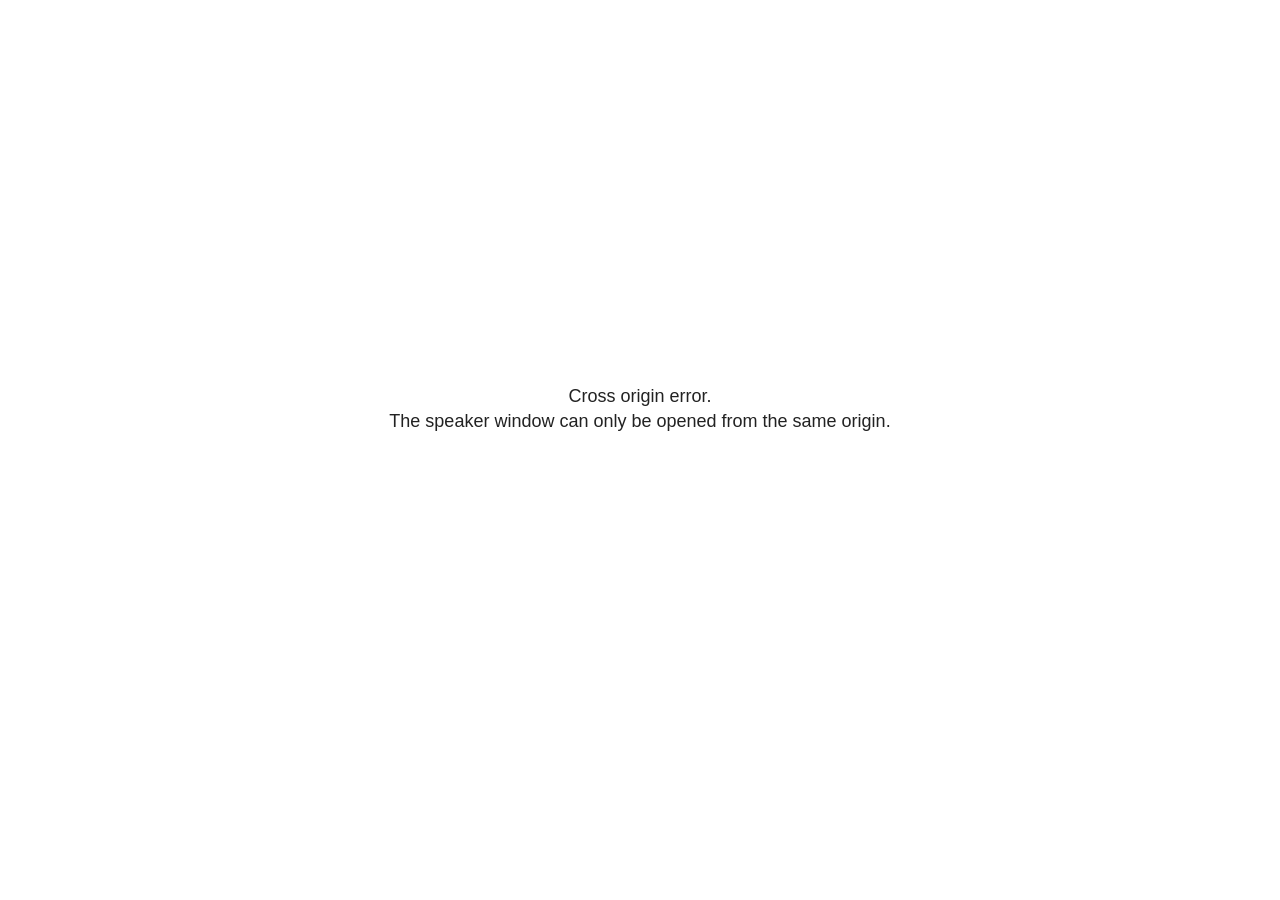
<file: docs/site_libs/revealjs/plugin/notes/speaker-view.html>
<!--
	NOTE: You need to build the notes plugin after making changes to this file.
-->
<html lang="en">
	<head>
		<meta charset="utf-8">

		<title>reveal.js - Speaker View</title>

		<style>
			body {
				font-family: Helvetica;
				font-size: 18px;
			}

			#current-slide,
			#upcoming-slide,
			#speaker-controls {
				padding: 6px;
				box-sizing: border-box;
				-moz-box-sizing: border-box;
			}

			#current-slide iframe,
			#upcoming-slide iframe {
				width: 100%;
				height: 100%;
				border: 1px solid #ddd;
			}

			#current-slide .label,
			#upcoming-slide .label {
				position: absolute;
				top: 10px;
				left: 10px;
				z-index: 2;
			}

			#connection-status {
				position: absolute;
				top: 0;
				left: 0;
				width: 100%;
				height: 100%;
				z-index: 20;
				padding: 30% 20% 20% 20%;
				font-size: 18px;
				color: #222;
				background: #fff;
				text-align: center;
				box-sizing: border-box;
				line-height: 1.4;
			}

			.overlay-element {
				height: 34px;
				line-height: 34px;
				padding: 0 10px;
				text-shadow: none;
				background: rgba( 220, 220, 220, 0.8 );
				color: #222;
				font-size: 14px;
			}

			.overlay-element.interactive:hover {
				background: rgba( 220, 220, 220, 1 );
			}

			#current-slide {
				position: absolute;
				width: 60%;
				height: 100%;
				top: 0;
				left: 0;
				padding-right: 0;
			}

			#upcoming-slide {
				position: absolute;
				width: 40%;
				height: 40%;
				right: 0;
				top: 0;
			}

			/* Speaker controls */
			#speaker-controls {
				position: absolute;
				top: 40%;
				right: 0;
				width: 40%;
				height: 60%;
				overflow: auto;
				font-size: 18px;
			}

				.speaker-controls-time.hidden,
				.speaker-controls-notes.hidden {
					display: none;
				}

				.speaker-controls-time .label,
				.speaker-controls-pace .label,
				.speaker-controls-notes .label {
					text-transform: uppercase;
					font-weight: normal;
					font-size: 0.66em;
					color: #666;
					margin: 0;
				}

				.speaker-controls-time, .speaker-controls-pace {
					border-bottom: 1px solid rgba( 200, 200, 200, 0.5 );
					margin-bottom: 10px;
					padding: 10px 16px;
					padding-bottom: 20px;
					cursor: pointer;
				}

				.speaker-controls-time .reset-button {
					opacity: 0;
					float: right;
					color: #666;
					text-decoration: none;
				}
				.speaker-controls-time:hover .reset-button {
					opacity: 1;
				}

				.speaker-controls-time .timer,
				.speaker-controls-time .clock {
					width: 50%;
				}

				.speaker-controls-time .timer,
				.speaker-controls-time .clock,
				.speaker-controls-time .pacing .hours-value,
				.speaker-controls-time .pacing .minutes-value,
				.speaker-controls-time .pacing .seconds-value {
					font-size: 1.9em;
				}

				.speaker-controls-time .timer {
					float: left;
				}

				.speaker-controls-time .clock {
					float: right;
					text-align: right;
				}

				.speaker-controls-time span.mute {
					opacity: 0.3;
				}

				.speaker-controls-time .pacing-title {
					margin-top: 5px;
				}

				.speaker-controls-time .pacing.ahead {
					color: blue;
				}

				.speaker-controls-time .pacing.on-track {
					color: green;
				}

				.speaker-controls-time .pacing.behind {
					color: red;
				}

				.speaker-controls-notes {
					padding: 10px 16px;
				}

				.speaker-controls-notes .value {
					margin-top: 5px;
					line-height: 1.4;
					font-size: 1.2em;
				}

			/* Layout selector */
			#speaker-layout {
				position: absolute;
				top: 10px;
				right: 10px;
				color: #222;
				z-index: 10;
			}
				#speaker-layout select {
					position: absolute;
					width: 100%;
					height: 100%;
					top: 0;
					left: 0;
					border: 0;
					box-shadow: 0;
					cursor: pointer;
					opacity: 0;

					font-size: 1em;
					background-color: transparent;

					-moz-appearance: none;
					-webkit-appearance: none;
					-webkit-tap-highlight-color: rgba(0, 0, 0, 0);
				}

				#speaker-layout select:focus {
					outline: none;
					box-shadow: none;
				}

			.clear {
				clear: both;
			}

			/* Speaker layout: Wide */
			body[data-speaker-layout="wide"] #current-slide,
			body[data-speaker-layout="wide"] #upcoming-slide {
				width: 50%;
				height: 45%;
				padding: 6px;
			}

			body[data-speaker-layout="wide"] #current-slide {
				top: 0;
				left: 0;
			}

			body[data-speaker-layout="wide"] #upcoming-slide {
				top: 0;
				left: 50%;
			}

			body[data-speaker-layout="wide"] #speaker-controls {
				top: 45%;
				left: 0;
				width: 100%;
				height: 50%;
				font-size: 1.25em;
			}

			/* Speaker layout: Tall */
			body[data-speaker-layout="tall"] #current-slide,
			body[data-speaker-layout="tall"] #upcoming-slide {
				width: 45%;
				height: 50%;
				padding: 6px;
			}

			body[data-speaker-layout="tall"] #current-slide {
				top: 0;
				left: 0;
			}

			body[data-speaker-layout="tall"] #upcoming-slide {
				top: 50%;
				left: 0;
			}

			body[data-speaker-layout="tall"] #speaker-controls {
				padding-top: 40px;
				top: 0;
				left: 45%;
				width: 55%;
				height: 100%;
				font-size: 1.25em;
			}

			/* Speaker layout: Notes only */
			body[data-speaker-layout="notes-only"] #current-slide,
			body[data-speaker-layout="notes-only"] #upcoming-slide {
				display: none;
			}

			body[data-speaker-layout="notes-only"] #speaker-controls {
				padding-top: 40px;
				top: 0;
				left: 0;
				width: 100%;
				height: 100%;
				font-size: 1.25em;
			}

			@media screen and (max-width: 1080px) {
				body[data-speaker-layout="default"] #speaker-controls {
					font-size: 16px;
				}
			}

			@media screen and (max-width: 900px) {
				body[data-speaker-layout="default"] #speaker-controls {
					font-size: 14px;
				}
			}

			@media screen and (max-width: 800px) {
				body[data-speaker-layout="default"] #speaker-controls {
					font-size: 12px;
				}
			}

		</style>
	</head>

	<body>

		<div id="connection-status">Loading speaker view...</div>

		<div id="current-slide"></div>
		<div id="upcoming-slide"><span class="overlay-element label">Upcoming</span></div>
		<div id="speaker-controls">
			<div class="speaker-controls-time">
				<h4 class="label">Time <span class="reset-button">Click to Reset</span></h4>
				<div class="clock">
					<span class="clock-value">0:00 AM</span>
				</div>
				<div class="timer">
					<span class="hours-value">00</span><span class="minutes-value">:00</span><span class="seconds-value">:00</span>
				</div>
				<div class="clear"></div>

				<h4 class="label pacing-title" style="display: none">Pacing – Time to finish current slide</h4>
				<div class="pacing" style="display: none">
					<span class="hours-value">00</span><span class="minutes-value">:00</span><span class="seconds-value">:00</span>
				</div>
			</div>

			<div class="speaker-controls-notes hidden">
				<h4 class="label">Notes</h4>
				<div class="value"></div>
			</div>
		</div>
		<div id="speaker-layout" class="overlay-element interactive">
			<span class="speaker-layout-label"></span>
			<select class="speaker-layout-dropdown"></select>
		</div>

		<script>

			(function() {

				var notes,
					notesValue,
					currentState,
					currentSlide,
					upcomingSlide,
					layoutLabel,
					layoutDropdown,
					pendingCalls = {},
					lastRevealApiCallId = 0,
					connected = false

				var connectionStatus = document.querySelector( '#connection-status' );

				var SPEAKER_LAYOUTS = {
					'default': 'Default',
					'wide': 'Wide',
					'tall': 'Tall',
					'notes-only': 'Notes only'
				};

				setupLayout();

				let openerOrigin;

				try {
					openerOrigin = window.opener.location.origin;
				}
				catch ( error ) { console.warn( error ) }

				// In order to prevent XSS, the speaker view will only run if its
				// opener has the same origin as itself
				if( window.location.origin !== openerOrigin ) {
					connectionStatus.innerHTML = 'Cross origin error.<br>The speaker window can only be opened from the same origin.';
					return;
				}

				var connectionTimeout = setTimeout( function() {
					connectionStatus.innerHTML = 'Error connecting to main window.<br>Please try closing and reopening the speaker view.';
				}, 5000 );

				window.addEventListener( 'message', function( event ) {

					// Validate the origin of all messages to avoid parsing messages
					// that aren't meant for us. Ignore when running off file:// so
					// that the speaker view continues to work without a web server.
					if( window.location.origin !== event.origin && window.location.origin !== 'file://' ) {
						return
					}

					clearTimeout( connectionTimeout );
					connectionStatus.style.display = 'none';

					var data = JSON.parse( event.data );

					// The overview mode is only useful to the reveal.js instance
					// where navigation occurs so we don't sync it
					if( data.state ) delete data.state.overview;

					// Messages sent by the notes plugin inside of the main window
					if( data && data.namespace === 'reveal-notes' ) {
						if( data.type === 'connect' ) {
							handleConnectMessage( data );
						}
						else if( data.type === 'state' ) {
							handleStateMessage( data );
						}
						else if( data.type === 'return' ) {
							pendingCalls[data.callId](data.result);
							delete pendingCalls[data.callId];
						}
					}
					// Messages sent by the reveal.js inside of the current slide preview
					else if( data && data.namespace === 'reveal' ) {
						if( /ready/.test( data.eventName ) ) {
							// Send a message back to notify that the handshake is complete
							window.opener.postMessage( JSON.stringify({ namespace: 'reveal-notes', type: 'connected'} ), '*' );
						}
						else if( /slidechanged|fragmentshown|fragmenthidden|paused|resumed/.test( data.eventName ) && currentState !== JSON.stringify( data.state ) ) {

							dispatchStateToMainWindow( data.state );

						}
					}

				} );

				/**
				 * Updates the presentation in the main window to match the state
				 * of the presentation in the notes window.
				 */
				const dispatchStateToMainWindow = debounce(( state ) => {
					window.opener.postMessage( JSON.stringify({ method: 'setState', args: [ state ]} ), '*' );
				}, 500);

				/**
				 * Asynchronously calls the Reveal.js API of the main frame.
				 */
				function callRevealApi( methodName, methodArguments, callback ) {

					var callId = ++lastRevealApiCallId;
					pendingCalls[callId] = callback;
					window.opener.postMessage( JSON.stringify( {
						namespace: 'reveal-notes',
						type: 'call',
						callId: callId,
						methodName: methodName,
						arguments: methodArguments
					} ), '*' );

				}

				/**
				 * Called when the main window is trying to establish a
				 * connection.
				 */
				function handleConnectMessage( data ) {

					if( connected === false ) {
						connected = true;

						setupIframes( data );
						setupKeyboard();
						setupNotes();
						setupTimer();
						setupHeartbeat();
					}

				}

				/**
				 * Called when the main window sends an updated state.
				 */
				function handleStateMessage( data ) {

					// Store the most recently set state to avoid circular loops
					// applying the same state
					currentState = JSON.stringify( data.state );

					// No need for updating the notes in case of fragment changes
					if ( data.notes ) {
						notes.classList.remove( 'hidden' );
						notesValue.style.whiteSpace = data.whitespace;
						if( data.markdown ) {
							notesValue.innerHTML = marked( data.notes );
						}
						else {
							notesValue.innerHTML = data.notes;
						}
					}
					else {
						notes.classList.add( 'hidden' );
					}

					// Update the note slides
					currentSlide.contentWindow.postMessage( JSON.stringify({ method: 'setState', args: [ data.state ] }), '*' );
					upcomingSlide.contentWindow.postMessage( JSON.stringify({ method: 'setState', args: [ data.state ] }), '*' );
					upcomingSlide.contentWindow.postMessage( JSON.stringify({ method: 'next' }), '*' );

				}

				// Limit to max one state update per X ms
				handleStateMessage = debounce( handleStateMessage, 200 );

				/**
				 * Forward keyboard events to the current slide window.
				 * This enables keyboard events to work even if focus
				 * isn't set on the current slide iframe.
				 *
				 * Block F5 default handling, it reloads and disconnects
				 * the speaker notes window.
				 */
				function setupKeyboard() {

					document.addEventListener( 'keydown', function( event ) {
						if( event.keyCode === 116 || ( event.metaKey && event.keyCode === 82 ) ) {
							event.preventDefault();
							return false;
						}
						currentSlide.contentWindow.postMessage( JSON.stringify({ method: 'triggerKey', args: [ event.keyCode ] }), '*' );
					} );

				}

				/**
				 * Creates the preview iframes.
				 */
				function setupIframes( data ) {

					var params = [
						'receiver',
						'progress=false',
						'history=false',
						'transition=none',
						'autoSlide=0',
						'backgroundTransition=none'
					].join( '&' );

					var urlSeparator = /\?/.test(data.url) ? '&' : '?';
					var hash = '#/' + data.state.indexh + '/' + data.state.indexv;
					var currentURL = data.url + urlSeparator + params + '&scrollActivationWidth=false&postMessageEvents=true' + hash;
					var upcomingURL = data.url + urlSeparator + params + '&scrollActivationWidth=false&controls=false' + hash;

					currentSlide = document.createElement( 'iframe' );
					currentSlide.setAttribute( 'width', 1280 );
					currentSlide.setAttribute( 'height', 1024 );
					currentSlide.setAttribute( 'src', currentURL );
					document.querySelector( '#current-slide' ).appendChild( currentSlide );

					upcomingSlide = document.createElement( 'iframe' );
					upcomingSlide.setAttribute( 'width', 640 );
					upcomingSlide.setAttribute( 'height', 512 );
					upcomingSlide.setAttribute( 'src', upcomingURL );
					document.querySelector( '#upcoming-slide' ).appendChild( upcomingSlide );

				}

				/**
				 * Setup the notes UI.
				 */
				function setupNotes() {

					notes = document.querySelector( '.speaker-controls-notes' );
					notesValue = document.querySelector( '.speaker-controls-notes .value' );

				}

				/**
				 * We send out a heartbeat at all times to ensure we can
				 * reconnect with the main presentation window after reloads.
				 */
				function setupHeartbeat() {

					setInterval( () => {
						window.opener.postMessage( JSON.stringify({ namespace: 'reveal-notes', type: 'heartbeat'} ), '*' );
					}, 1000 );

				}

				function getTimings( callback ) {

					callRevealApi( 'getSlidesAttributes', [], function ( slideAttributes ) {
						callRevealApi( 'getConfig', [], function ( config ) {
							var totalTime = config.totalTime;
							var minTimePerSlide = config.minimumTimePerSlide || 0;
							var defaultTiming = config.defaultTiming;
							if ((defaultTiming == null) && (totalTime == null)) {
								callback(null);
								return;
							}
							// Setting totalTime overrides defaultTiming
							if (totalTime) {
								defaultTiming = 0;
							}
							var timings = [];
							for ( var i in slideAttributes ) {
								var slide = slideAttributes[ i ];
								var timing = defaultTiming;
								if( slide.hasOwnProperty( 'data-timing' )) {
									var t = slide[ 'data-timing' ];
									timing = parseInt(t);
									if( isNaN(timing) ) {
										console.warn("Could not parse timing '" + t + "' of slide " + i + "; using default of " + defaultTiming);
										timing = defaultTiming;
									}
								}
								timings.push(timing);
							}
							if ( totalTime ) {
								// After we've allocated time to individual slides, we summarize it and
								// subtract it from the total time
								var remainingTime = totalTime - timings.reduce( function(a, b) { return a + b; }, 0 );
								// The remaining time is divided by the number of slides that have 0 seconds
								// allocated at the moment, giving the average time-per-slide on the remaining slides
								var remainingSlides = (timings.filter( function(x) { return x == 0 }) ).length
								var timePerSlide = Math.round( remainingTime / remainingSlides, 0 )
								// And now we replace every zero-value timing with that average
								timings = timings.map( function(x) { return (x==0 ? timePerSlide : x) } );
							}
							var slidesUnderMinimum = timings.filter( function(x) { return (x < minTimePerSlide) } ).length
							if ( slidesUnderMinimum ) {
								message = "The pacing time for " + slidesUnderMinimum + " slide(s) is under the configured minimum of " + minTimePerSlide + " seconds. Check the data-timing attribute on individual slides, or consider increasing the totalTime or minimumTimePerSlide configuration options (or removing some slides).";
								alert(message);
							}
							callback( timings );
						} );
					} );

				}

				/**
				 * Return the number of seconds allocated for presenting
				 * all slides up to and including this one.
				 */
				function getTimeAllocated( timings, callback ) {

					callRevealApi( 'getSlidePastCount', [], function ( currentSlide ) {
						var allocated = 0;
						for (var i in timings.slice(0, currentSlide + 1)) {
							allocated += timings[i];
						}
						callback( allocated );
					} );

				}

				/**
				 * Create the timer and clock and start updating them
				 * at an interval.
				 */
				function setupTimer() {

					var start = new Date(),
					timeEl = document.querySelector( '.speaker-controls-time' ),
					clockEl = timeEl.querySelector( '.clock-value' ),
					hoursEl = timeEl.querySelector( '.hours-value' ),
					minutesEl = timeEl.querySelector( '.minutes-value' ),
					secondsEl = timeEl.querySelector( '.seconds-value' ),
					pacingTitleEl = timeEl.querySelector( '.pacing-title' ),
					pacingEl = timeEl.querySelector( '.pacing' ),
					pacingHoursEl = pacingEl.querySelector( '.hours-value' ),
					pacingMinutesEl = pacingEl.querySelector( '.minutes-value' ),
					pacingSecondsEl = pacingEl.querySelector( '.seconds-value' );

					var timings = null;
					getTimings( function ( _timings ) {

						timings = _timings;
						if (_timings !== null) {
							pacingTitleEl.style.removeProperty('display');
							pacingEl.style.removeProperty('display');
						}

						// Update once directly
						_updateTimer();

						// Then update every second
						setInterval( _updateTimer, 1000 );

					} );


					function _resetTimer() {

						if (timings == null) {
							start = new Date();
							_updateTimer();
						}
						else {
							// Reset timer to beginning of current slide
							getTimeAllocated( timings, function ( slideEndTimingSeconds ) {
								var slideEndTiming = slideEndTimingSeconds * 1000;
								callRevealApi( 'getSlidePastCount', [], function ( currentSlide ) {
									var currentSlideTiming = timings[currentSlide] * 1000;
									var previousSlidesTiming = slideEndTiming - currentSlideTiming;
									var now = new Date();
									start = new Date(now.getTime() - previousSlidesTiming);
									_updateTimer();
								} );
							} );
						}

					}

					timeEl.addEventListener( 'click', function() {
						_resetTimer();
						return false;
					} );

					function _displayTime( hrEl, minEl, secEl, time) {

						var sign = Math.sign(time) == -1 ? "-" : "";
						time = Math.abs(Math.round(time / 1000));
						var seconds = time % 60;
						var minutes = Math.floor( time / 60 ) % 60 ;
						var hours = Math.floor( time / ( 60 * 60 )) ;
						hrEl.innerHTML = sign + zeroPadInteger( hours );
						if (hours == 0) {
							hrEl.classList.add( 'mute' );
						}
						else {
							hrEl.classList.remove( 'mute' );
						}
						minEl.innerHTML = ':' + zeroPadInteger( minutes );
						if (hours == 0 && minutes == 0) {
							minEl.classList.add( 'mute' );
						}
						else {
							minEl.classList.remove( 'mute' );
						}
						secEl.innerHTML = ':' + zeroPadInteger( seconds );
					}

					function _updateTimer() {

						var diff, hours, minutes, seconds,
						now = new Date();

						diff = now.getTime() - start.getTime();

						clockEl.innerHTML = now.toLocaleTimeString( 'en-US', { hour12: true, hour: '2-digit', minute:'2-digit' } );
						_displayTime( hoursEl, minutesEl, secondsEl, diff );
						if (timings !== null) {
							_updatePacing(diff);
						}

					}

					function _updatePacing(diff) {

						getTimeAllocated( timings, function ( slideEndTimingSeconds ) {
							var slideEndTiming = slideEndTimingSeconds * 1000;

							callRevealApi( 'getSlidePastCount', [], function ( currentSlide ) {
								var currentSlideTiming = timings[currentSlide] * 1000;
								var timeLeftCurrentSlide = slideEndTiming - diff;
								if (timeLeftCurrentSlide < 0) {
									pacingEl.className = 'pacing behind';
								}
								else if (timeLeftCurrentSlide < currentSlideTiming) {
									pacingEl.className = 'pacing on-track';
								}
								else {
									pacingEl.className = 'pacing ahead';
								}
								_displayTime( pacingHoursEl, pacingMinutesEl, pacingSecondsEl, timeLeftCurrentSlide );
							} );
						} );
					}

				}

				/**
				 * Sets up the speaker view layout and layout selector.
				 */
				function setupLayout() {

					layoutDropdown = document.querySelector( '.speaker-layout-dropdown' );
					layoutLabel = document.querySelector( '.speaker-layout-label' );

					// Render the list of available layouts
					for( var id in SPEAKER_LAYOUTS ) {
						var option = document.createElement( 'option' );
						option.setAttribute( 'value', id );
						option.textContent = SPEAKER_LAYOUTS[ id ];
						layoutDropdown.appendChild( option );
					}

					// Monitor the dropdown for changes
					layoutDropdown.addEventListener( 'change', function( event ) {

						setLayout( layoutDropdown.value );

					}, false );

					// Restore any currently persisted layout
					setLayout( getLayout() );

				}

				/**
				 * Sets a new speaker view layout. The layout is persisted
				 * in local storage.
				 */
				function setLayout( value ) {

					var title = SPEAKER_LAYOUTS[ value ];

					layoutLabel.innerHTML = 'Layout' + ( title ? ( ': ' + title ) : '' );
					layoutDropdown.value = value;

					document.body.setAttribute( 'data-speaker-layout', value );

					// Persist locally
					if( supportsLocalStorage() ) {
						window.localStorage.setItem( 'reveal-speaker-layout', value );
					}

				}

				/**
				 * Returns the ID of the most recently set speaker layout
				 * or our default layout if none has been set.
				 */
				function getLayout() {

					if( supportsLocalStorage() ) {
						var layout = window.localStorage.getItem( 'reveal-speaker-layout' );
						if( layout ) {
							return layout;
						}
					}

					// Default to the first record in the layouts hash
					for( var id in SPEAKER_LAYOUTS ) {
						return id;
					}

				}

				function supportsLocalStorage() {

					try {
						localStorage.setItem('test', 'test');
						localStorage.removeItem('test');
						return true;
					}
					catch( e ) {
						return false;
					}

				}

				function zeroPadInteger( num ) {

					var str = '00' + parseInt( num );
					return str.substring( str.length - 2 );

				}

				/**
				 * Limits the frequency at which a function can be called.
				 */
				function debounce( fn, ms ) {

					var lastTime = 0,
						timeout;

					return function() {

						var args = arguments;
						var context = this;

						clearTimeout( timeout );

						var timeSinceLastCall = Date.now() - lastTime;
						if( timeSinceLastCall > ms ) {
							fn.apply( context, args );
							lastTime = Date.now();
						}
						else {
							timeout = setTimeout( function() {
								fn.apply( context, args );
								lastTime = Date.now();
							}, ms - timeSinceLastCall );
						}

					}

				}

			})();

		</script>
	</body>
</html>
</file>
<file: docs/site_libs/quarto-html/tippy.css>
.tippy-box[data-animation=fade][data-state=hidden]{opacity:0}[data-tippy-root]{max-width:calc(100vw - 10px)}.tippy-box{position:relative;background-color:#333;color:#fff;border-radius:4px;font-size:14px;line-height:1.4;white-space:normal;outline:0;transition-property:transform,visibility,opacity}.tippy-box[data-placement^=top]>.tippy-arrow{bottom:0}.tippy-box[data-placement^=top]>.tippy-arrow:before{bottom:-7px;left:0;border-width:8px 8px 0;border-top-color:initial;transform-origin:center top}.tippy-box[data-placement^=bottom]>.tippy-arrow{top:0}.tippy-box[data-placement^=bottom]>.tippy-arrow:before{top:-7px;left:0;border-width:0 8px 8px;border-bottom-color:initial;transform-origin:center bottom}.tippy-box[data-placement^=left]>.tippy-arrow{right:0}.tippy-box[data-placement^=left]>.tippy-arrow:before{border-width:8px 0 8px 8px;border-left-color:initial;right:-7px;transform-origin:center left}.tippy-box[data-placement^=right]>.tippy-arrow{left:0}.tippy-box[data-placement^=right]>.tippy-arrow:before{left:-7px;border-width:8px 8px 8px 0;border-right-color:initial;transform-origin:center right}.tippy-box[data-inertia][data-state=visible]{transition-timing-function:cubic-bezier(.54,1.5,.38,1.11)}.tippy-arrow{width:16px;height:16px;color:#333}.tippy-arrow:before{content:"";position:absolute;border-color:transparent;border-style:solid}.tippy-content{position:relative;padding:5px 9px;z-index:1}
</file>
<file: docs/site_libs/quarto-html/quarto-syntax-highlighting-7f8f88aac4f3542376d5c11b86a4c14d.css>
/* quarto syntax highlight colors */
:root {
  --quarto-hl-ot-color: #003B4F;
  --quarto-hl-at-color: #657422;
  --quarto-hl-ss-color: #20794D;
  --quarto-hl-an-color: #5E5E5E;
  --quarto-hl-fu-color: #4758AB;
  --quarto-hl-st-color: #20794D;
  --quarto-hl-cf-color: #003B4F;
  --quarto-hl-op-color: #5E5E5E;
  --quarto-hl-er-color: #AD0000;
  --quarto-hl-bn-color: #AD0000;
  --quarto-hl-al-color: #AD0000;
  --quarto-hl-va-color: #111111;
  --quarto-hl-bu-color: inherit;
  --quarto-hl-ex-color: inherit;
  --quarto-hl-pp-color: #AD0000;
  --quarto-hl-in-color: #5E5E5E;
  --quarto-hl-vs-color: #20794D;
  --quarto-hl-wa-color: #5E5E5E;
  --quarto-hl-do-color: #5E5E5E;
  --quarto-hl-im-color: #00769E;
  --quarto-hl-ch-color: #20794D;
  --quarto-hl-dt-color: #AD0000;
  --quarto-hl-fl-color: #AD0000;
  --quarto-hl-co-color: #5E5E5E;
  --quarto-hl-cv-color: #5E5E5E;
  --quarto-hl-cn-color: #8f5902;
  --quarto-hl-sc-color: #5E5E5E;
  --quarto-hl-dv-color: #AD0000;
  --quarto-hl-kw-color: #003B4F;
}

/* other quarto variables */
:root {
  --quarto-font-monospace: SFMono-Regular, Menlo, Monaco, Consolas, "Liberation Mono", "Courier New", monospace;
}

/* syntax highlight based on Pandoc's rules */
pre > code.sourceCode > span {
  color: #003B4F;
}

code.sourceCode > span {
  color: #003B4F;
}

div.sourceCode,
div.sourceCode pre.sourceCode {
  color: #003B4F;
}

/* Normal */
code span {
  color: #003B4F;
}

/* Alert */
code span.al {
  color: #AD0000;
  font-style: inherit;
}

/* Annotation */
code span.an {
  color: #5E5E5E;
  font-style: inherit;
}

/* Attribute */
code span.at {
  color: #657422;
  font-style: inherit;
}

/* BaseN */
code span.bn {
  color: #AD0000;
  font-style: inherit;
}

/* BuiltIn */
code span.bu {
  font-style: inherit;
}

/* ControlFlow */
code span.cf {
  color: #003B4F;
  font-weight: bold;
  font-style: inherit;
}

/* Char */
code span.ch {
  color: #20794D;
  font-style: inherit;
}

/* Constant */
code span.cn {
  color: #8f5902;
  font-style: inherit;
}

/* Comment */
code span.co {
  color: #5E5E5E;
  font-style: inherit;
}

/* CommentVar */
code span.cv {
  color: #5E5E5E;
  font-style: italic;
}

/* Documentation */
code span.do {
  color: #5E5E5E;
  font-style: italic;
}

/* DataType */
code span.dt {
  color: #AD0000;
  font-style: inherit;
}

/* DecVal */
code span.dv {
  color: #AD0000;
  font-style: inherit;
}

/* Error */
code span.er {
  color: #AD0000;
  font-style: inherit;
}

/* Extension */
code span.ex {
  font-style: inherit;
}

/* Float */
code span.fl {
  color: #AD0000;
  font-style: inherit;
}

/* Function */
code span.fu {
  color: #4758AB;
  font-style: inherit;
}

/* Import */
code span.im {
  color: #00769E;
  font-style: inherit;
}

/* Information */
code span.in {
  color: #5E5E5E;
  font-style: inherit;
}

/* Keyword */
code span.kw {
  color: #003B4F;
  font-weight: bold;
  font-style: inherit;
}

/* Operator */
code span.op {
  color: #5E5E5E;
  font-style: inherit;
}

/* Other */
code span.ot {
  color: #003B4F;
  font-style: inherit;
}

/* Preprocessor */
code span.pp {
  color: #AD0000;
  font-style: inherit;
}

/* SpecialChar */
code span.sc {
  color: #5E5E5E;
  font-style: inherit;
}

/* SpecialString */
code span.ss {
  color: #20794D;
  font-style: inherit;
}

/* String */
code span.st {
  color: #20794D;
  font-style: inherit;
}

/* Variable */
code span.va {
  color: #111111;
  font-style: inherit;
}

/* VerbatimString */
code span.vs {
  color: #20794D;
  font-style: inherit;
}

/* Warning */
code span.wa {
  color: #5E5E5E;
  font-style: italic;
}

.prevent-inlining {
  content: "</";
}

/*# sourceMappingURL=789ad8cd35626ba772517505b42a116e.css.map */
</file>
